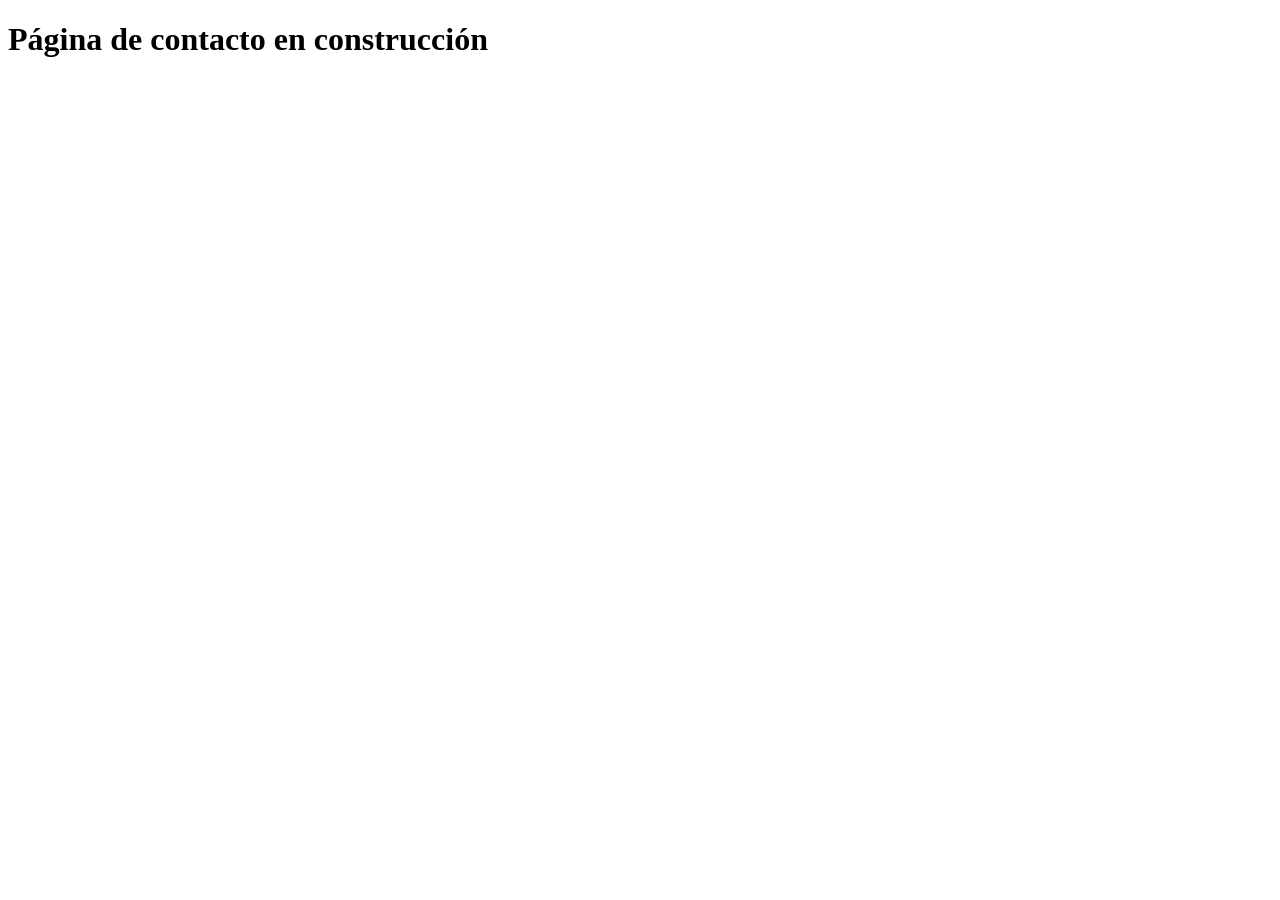
<file: pages/contact.html>
<!doctype html>
<html lang="es">
  <head>
    <meta charset="UTF-8" />
    <meta name="viewport" content="width=device-width, initial-scale=1.0" />
    <title>Document</title>
  </head>
  <body>
    <h1>Página de contacto en construcción</h1>
  </body>
</html>
</file>
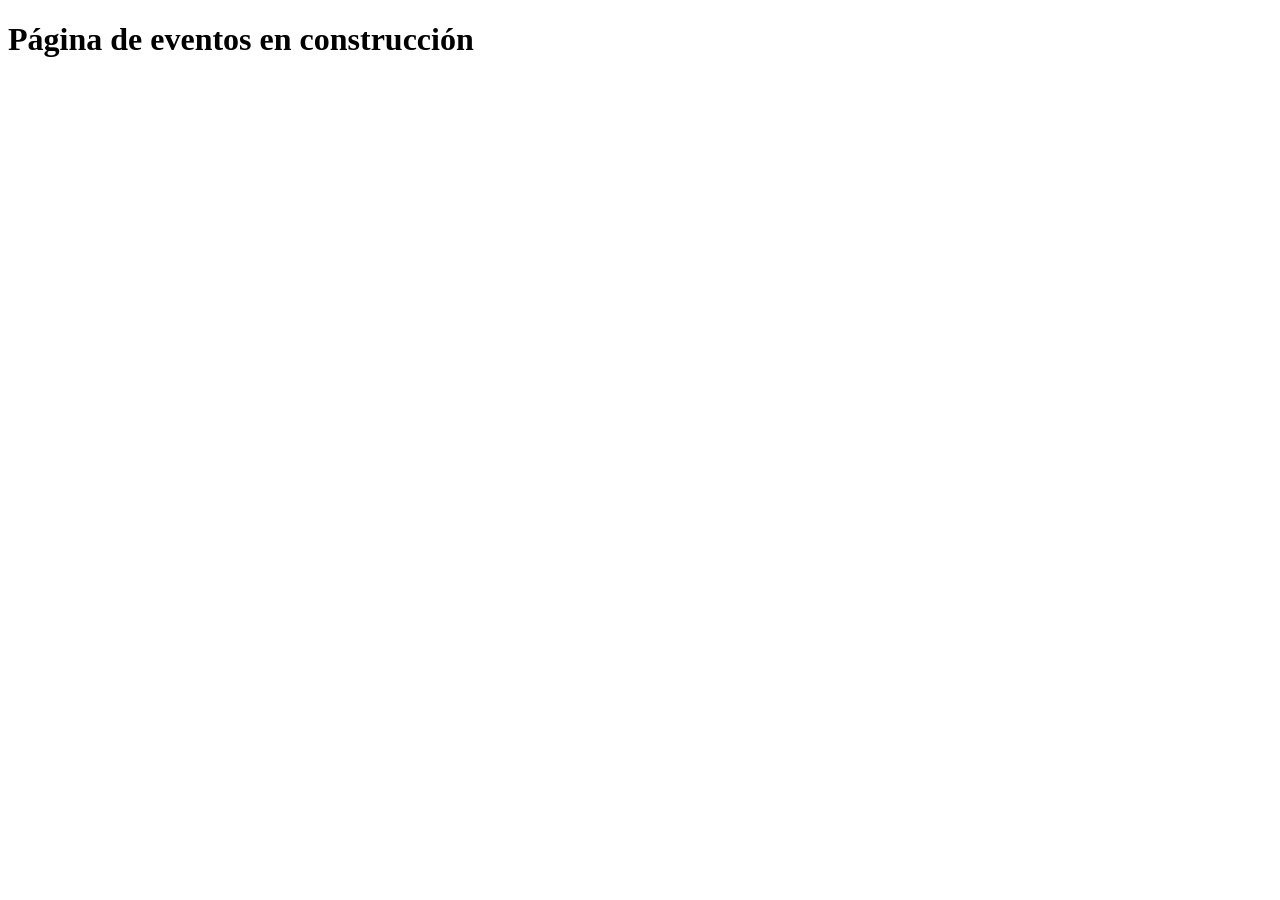
<file: pages/events.html>
<!doctype html>
<html lang="es">
  <head>
    <meta charset="UTF-8" />
    <meta name="viewport" content="width=device-width, initial-scale=1.0" />
    <title>Document</title>
  </head>
  <body>
    <h1>Página de eventos en construcción</h1>
  </body>
</html>
</file>
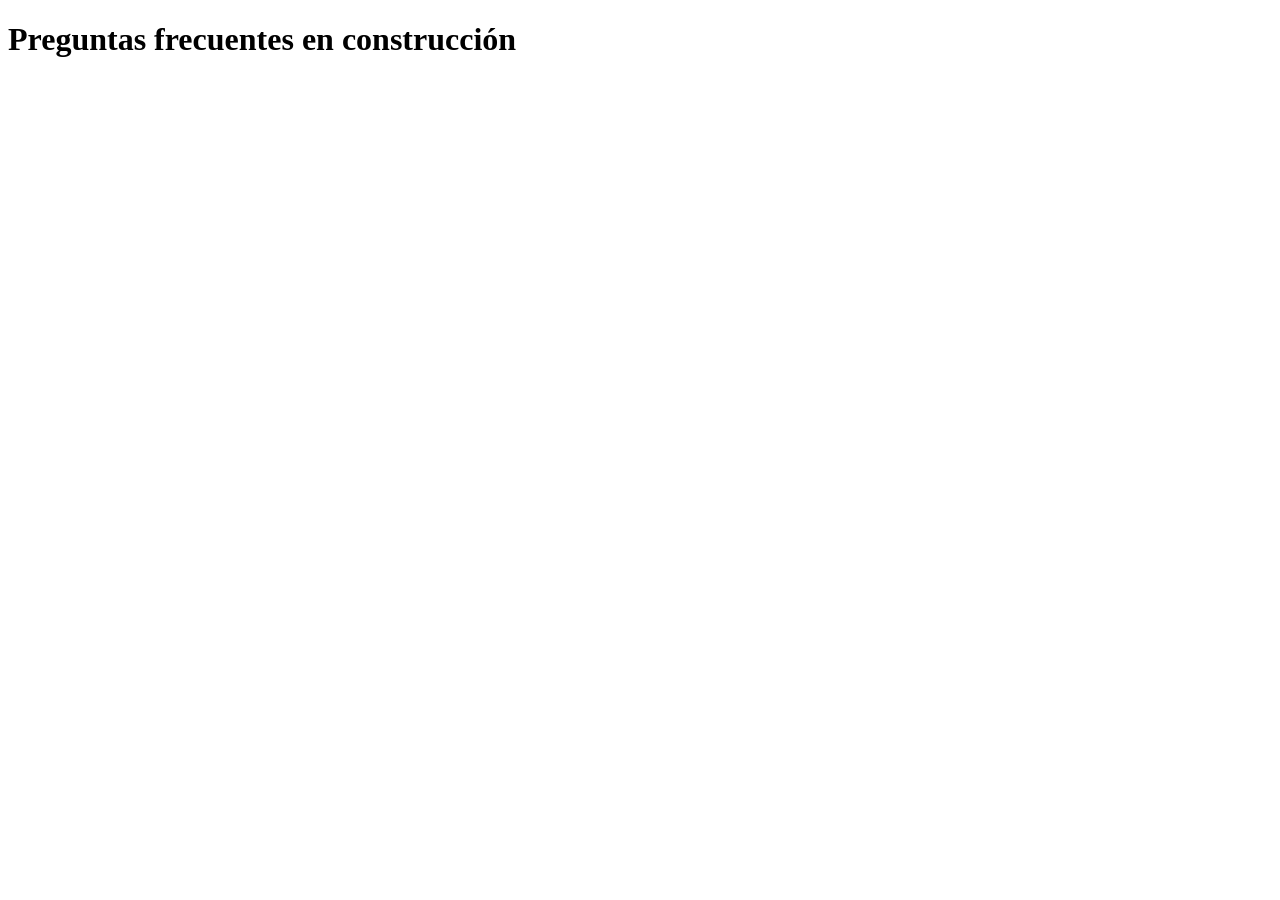
<file: pages/faqs.html>
<!doctype html>
<html lang="es">
  <head>
    <meta charset="UTF-8" />
    <meta name="viewport" content="width=device-width, initial-scale=1.0" />
    <title>Document</title>
  </head>
  <body>
    <h1>Preguntas frecuentes en construcción</h1>
  </body>
</html>
</file>
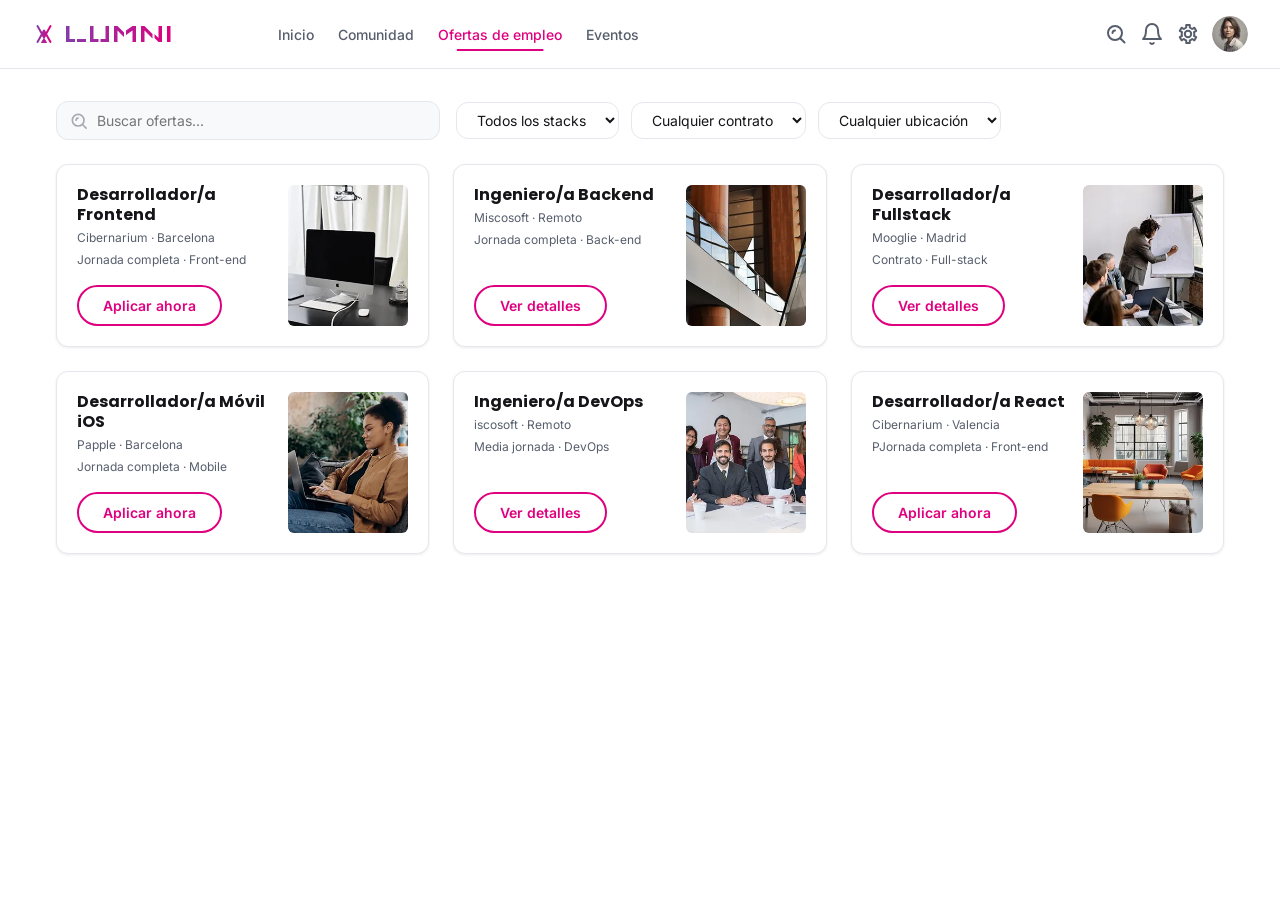
<file: pages/jobs.html>
<!doctype html>
<html lang="es">
  <head>
    <meta charset="UTF-8" />
    <meta name="viewport" content="width=device-width, initial-scale=1.0" />
    <title>Ofertas de Empleo | ITAlumni</title>
    <meta
      name="description"
      content="Explora oportunidades laborales adaptadas a perfiles tecnológicos junior y conecta con empresas del sector." />

    <meta name="robots" content="index, follow" />
    <meta name="theme-color" content="#DF007F" />

    <link
      rel="icon"
      href="../src/assets/icons/favicon-color.svg"
      type="image/svg+xml" />

    <link rel="preconnect" href="https://fonts.googleapis.com" />
    <link rel="preconnect" href="https://fonts.gstatic.com" crossorigin />
    <link
      href="https://fonts.googleapis.com/css2?family=Inter:ital,wght@0,400;0,500;0,600;1,400&family=Poppins:wght@500;600;700&display=swap"
      rel="stylesheet" />

    <!-- Hojas de estilo en orden de cascada (Mobile First) -->
    <link rel="stylesheet" href="../src/styles/tokens.css" />
    <link rel="stylesheet" href="../src/styles/base.css" />
    <link rel="stylesheet" href="../src/styles/layout.css" />
    <link rel="stylesheet" href="../src/styles/components.css" />
  </head>

  <body class="jobs-page">
    <!-- criterios de accessibilidad WCAG 2.2 navegación teclado -->
    <a class="skip-link" href="#main-content">Saltar al contenido principal</a>
    <!-- HEADER PARA USUARIOS LOGUEADOS -->
    <header class="site-header site-header--authenticated">
      <!-- Botón Volver (Solo visible en móvil) -->
      <a
        href="../index.html"
        class="site-header__back-btn"
        aria-label="Volver al inicio">
        &#8592;
      </a>

      <!-- Logo (Se oculta en móvil, se ve en escritorio) -->
      <a
        class="site-header__brand"
        href="../index.html"
        aria-label="IT Alumni - Inicio">
        <img
          class="site-header__logo-mark"
          src="../src/assets/icons/x-logo-icon-color.svg"
          alt=""
          aria-hidden="true"
          width="24"
          height="24" />
        <img
          class="site-header__logo-text"
          src="../src/assets/icons/logo-icon-color.svg"
          alt=""
          aria-hidden="true"
          width="112"
          height="24" />
      </a>

      <!-- Título para móvil (Oculto en escritorio) -->
      <span class="site-header__title-mobile">Ofertas de empleo</span>

      <nav class="site-nav" aria-label="Navegación principal">
        <ul class="site-nav__list">
          <li class="site-nav__item">
            <a class="site-nav__link" href="../index.html">Inicio</a>
          </li>
          <li class="site-nav__item">
            <a class="site-nav__link" href="./networking.html">Comunidad</a>
          </li>
          <li class="site-nav__item">
            <a
              class="site-nav__link site-nav__link--active"
              href="./jobs.html"
              aria-current="page"
              >Ofertas de empleo
            </a>
          </li>
          <li class="site-nav__item">
            <a class="site-nav__link" href="./events.html">Eventos</a>
          </li>
        </ul>

        <div class="site-header__user-actions">
          <button
            type="button"
            class="site-header__icon-btn hide-on-mobile"
            aria-label="Buscar">
            <img
              src="../src/assets/icons/search-icon.svg"
              alt=""
              aria-hidden="true"
              width="24"
              height="24" />
          </button>

          <button
            type="button"
            class="site-header__icon-btn hide-on-mobile"
            aria-label="Notificaciones">
            <img
              src="../src/assets/icons/bell-icon.svg"
              alt=""
              aria-hidden="true"
              width="24"
              height="24" />
          </button>

          <button
            type="button"
            class="site-header__icon-btn hide-on-mobile"
            aria-label="Ajustes de cuenta">
            <img
              src="../src/assets/icons/settings-icon.svg"
              alt=""
              aria-hidden="true"
              width="24"
              height="24" />
          </button>

          <button
            type="button"
            class="site-header__icon-btn show-on-mobile"
            aria-label="Estadísticas">
            <img
              src="../src/assets/icons/barchart-icon.svg"
              alt=""
              aria-hidden="true"
              width="24"
              height="24" />
          </button>

          <a
            href="./profile.html"
            class="site-header__avatar-link"
            aria-label="Mi perfil">
            <img
              class="site-header__avatar"
              src="../src/img/00_img_jobPortalSection.webp"
              alt="Foto de perfil del usuario"
              width="32"
              height="32"
              loading="lazy" />
          </a>
        </div>
      </nav>
    </header>

    <main id="main-content" class="site-main">
      <section class="jobs" aria-labelledby="jobs-title">
        <!-- TÍTULO ACCESIBLE (Oculto visualmente si el diseño no lo muestra, pero necesario para lectores de pantalla) -->
        <h1 id="jobs-title" class="visually-hidden">Bolsa de trabajo</h1>

        <!-- BARRA SUPERIOR: BÚSQUEDA Y FILTROS -->
        <form
          class="jobs-filters"
          id="jobs-filters-form"
          role="search"
          aria-label="Buscar ofertas de empleo">
          <div class="jobs-filters__group jobs-filters__group--search">
            <label for="search-jobs" class="jobs-filters__label visually-hidden">
              Buscar ofertas
            </label>
            <div class="search-bar__wrapper">
              <img
                class="search-bar__icon"
                src="../src/assets/icons/search-icon.svg"
                alt=""
                aria-hidden="true"
                width="20"
                height="20" />
              <input
                type="search"
                id="search-jobs"
                name="q"
                class="search-bar__input"
                placeholder="Buscar ofertas..." />
            </div>
          </div>

          <div class="jobs-filters__selects">
            <div class="jobs-filters__group">
              <label for="filter-stack" class="jobs-filters__label visually-hidden">
                Stack tecnológico
              </label>
              <select id="filter-stack" name="stack" class="jobs-filters__select">
                <option value="">Todos los stacks</option>
                <option value="Front-end">Front-end</option>
                <option value="Back-end">Back-end</option>
                <option value="Full-stack">Full-stack</option>
                <option value="Mobile">Mobile</option>
                <option value="DevOps">DevOps</option>
                <option value="Tester">Tester</option>
              </select>
            </div>

            <div class="jobs-filters__group">
              <label
                for="filter-contract"
                class="jobs-filters__label visually-hidden">
                Tipo de contrato
              </label>
              <select
                id="filter-contract"
                name="contractType"
                class="jobs-filters__select">
                <option value="">Cualquier contrato</option>
                <option value="Full-time">Jornada completa</option>
                <option value="Part-time">Media jornada</option>
                <option value="Contract">Contrato</option>
              </select>
            </div>

            <div class="jobs-filters__group">
              <label
                for="filter-location"
                class="jobs-filters__label visually-hidden">
                Ubicación
              </label>
              <select
                id="filter-location"
                name="location"
                class="jobs-filters__select">
                <option value="">Cualquier ubicación</option>
                <option value="Barcelona">Barcelona</option>
                <option value="Madrid">Madrid</option>
                <option value="Valencia">Valencia</option>
                <option value="Remote">Remoto</option>
              </select>
            </div>
          </div>
        </form>

        <!-- GRID DE OFERTAS -->
        <h2 class="visually-hidden">Listado de ofertas disponibles</h2>
        <div class="jobs__grid" id="jobs-results">
          <!-- Oferta 1 -->
          <article class="job-card">
            <div class="job-card__body">
              <div class="job-card__content">
                <h3 class="job-card__title">Desarrollador/a Frontend</h3>
                <p class="job-card__company">Cibernarium · Barcelona</p>
                <p class="job-card__meta">Jornada completa · Front-end</p>
              </div>
              <div class="job-card__actions">
                <a href="#" class="btn btn--outline job-card__btn">Aplicar ahora</a>
              </div>
            </div>
            <figure class="job-card__media">
              <img
                class="job-card__image"
                src="../src/img/01_img_jobPortalSection.webp"
                alt="Imagen de la oferta de Desarrollador Frontend"
                width="300"
                height="200"
                loading="lazy" />
            </figure>
          </article>

          <!-- Oferta 2 -->
          <article class="job-card">
            <div class="job-card__body">
              <div class="job-card__content">
                <h3 class="job-card__title">Ingeniero/a Backend</h3>
                <p class="job-card__company">Miscosoft · Remoto</p>
                <p class="job-card__meta">Jornada completa · Back-end</p>
              </div>
              <div class="job-card__actions">
                <a href="#" class="btn btn--outline job-card__btn">Ver detalles</a>
              </div>
            </div>
            <figure class="job-card__media">
              <img
                class="job-card__image"
                src="../src/img/02_img_jobPortalSection.webp"
                alt="Imagen de la oferta de Ingeniero Backend"
                width="300"
                height="200"
                loading="lazy" />
            </figure>
          </article>

          <!-- Oferta 3 -->
          <article class="job-card">
            <div class="job-card__body">
              <div class="job-card__content">
                <h3 class="job-card__title">Desarrollador/a Fullstack</h3>
                <p class="job-card__company">Mooglie · Madrid</p>
                <p class="job-card__meta">Contrato · Full-stack</p>
              </div>
              <div class="job-card__actions">
                <a href="#" class="btn btn--outline job-card__btn">Ver detalles</a>
              </div>
            </div>
            <figure class="job-card__media">
              <img
                class="job-card__image"
                src="../src/img/03_img_jobPortalSection.webp"
                alt="Imagen de la oferta de Desarrollador Fullstack"
                width="300"
                height="200"
                loading="lazy" />
            </figure>
          </article>

          <!-- Oferta 4 -->
          <article class="job-card">
            <div class="job-card__body">
              <div class="job-card__content">
                <h3 class="job-card__title">Desarrollador/a Móvil iOS</h3>
                <p class="job-card__company">Papple · Barcelona</p>
                <p class="job-card__meta">Jornada completa · Mobile</p>
              </div>
              <div class="job-card__actions">
                <a href="#" class="btn btn--outline job-card__btn">Aplicar ahora</a>
              </div>
            </div>
            <figure class="job-card__media">
              <img
                class="job-card__image"
                src="../src/img/04_img_jobPortalSection.webp"
                alt="Imagen de la oferta de Desarrollador Móvil iOS"
                width="300"
                height="200"
                loading="lazy" />
            </figure>
          </article>

          <!-- Oferta 5 -->
          <article class="job-card">
            <div class="job-card__body">
              <div class="job-card__content">
                <h3 class="job-card__title">Ingeniero/a DevOps</h3>
                <p class="job-card__company">iscosoft · Remoto</p>
                <p class="job-card__meta">Media jornada · DevOps</p>
              </div>
              <div class="job-card__actions">
                <a href="#" class="btn btn--outline job-card__btn">Ver detalles</a>
              </div>
            </div>
            <figure class="job-card__media">
              <img
                class="job-card__image"
                src="../src/img/05_img_jobPortalSection.webp"
                alt="Imagen de la oferta de Ingeniero DevOps"
                width="300"
                height="200"
                loading="lazy" />
            </figure>
          </article>

          <!-- Oferta 6 -->
          <article class="job-card">
            <div class="job-card__body">
              <div class="job-card__content">
                <h3 class="job-card__title">Desarrollador/a React</h3>
                <p class="job-card__company">Cibernarium · Valencia</p>
                <p class="job-card__meta">PJornada completa · Front-end</p>
              </div>
              <div class="job-card__actions">
                <a href="#" class="btn btn--outline job-card__btn">Aplicar ahora</a>
              </div>
            </div>
            <figure class="job-card__media">
              <img
                class="job-card__image"
                src="../src/img/06_img_jobPortalSection.webp"
                alt="Imagen de la oferta de Desarrollador React"
                width="300"
                height="200"
                loading="lazy" />
            </figure>
          </article>
        </div>

        <!-- Estado vacío para cuando el filtro en JS no devuelva resultados -->
        <div class="jobs__empty-state" id="jobs-empty-state" hidden>
          <p>No se han encontrado ofertas con esos criterios de búsqueda.</p>
          <button type="button" class="btn btn--primary" id="clear-jobs-filters-btn">
            Limpiar filtros
          </button>
        </div>
      </section>
    </main>

    <!-- BARRA DE NAVEGACIÓN INFERIOR (Solo visible en móvil) -->
    <nav class="mobile-nav" aria-label="Navegación móvil">
      <a href="../index.html" class="mobile-nav__item">
        <img
          src="../src/assets/icons/home-icon.svg"
          alt=""
          aria-hidden="true"
          width="24"
          height="24" />
        <span>Inicio</span>
      </a>
      <a href="./networking.html" class="mobile-nav__item">
        <img
          src="../src/assets/icons/Network-icon.svg"
          alt=""
          aria-hidden="true"
          width="24"
          height="24" />
        <span>Comunidad</span>
      </a>
      <a
        href="./jobs.html"
        class="mobile-nav__item mobile-nav__item--active"
        aria-current="page">
        <img
          src="../src/assets/icons/jobportal-icon.svg"
          alt=""
          aria-hidden="true"
          width="24"
          height="24" />
        <span>Ofertas de empleo</span>
      </a>
      <a href="./events.html" class="mobile-nav__item">
        <img
          src="../src/assets/icons/events-icon.svg"
          alt=""
          aria-hidden="true"
          width="24"
          height="24" />
        <span>Eventos</span>
      </a>
      <a href="./profile.html" class="mobile-nav__item">
        <img
          src="../src/assets/icons/user-icon.svg"
          alt=""
          aria-hidden="true"
          width="24"
          height="24" />
        <span>Perfil</span>
      </a>
    </nav>
  </body>
</html>
</file>
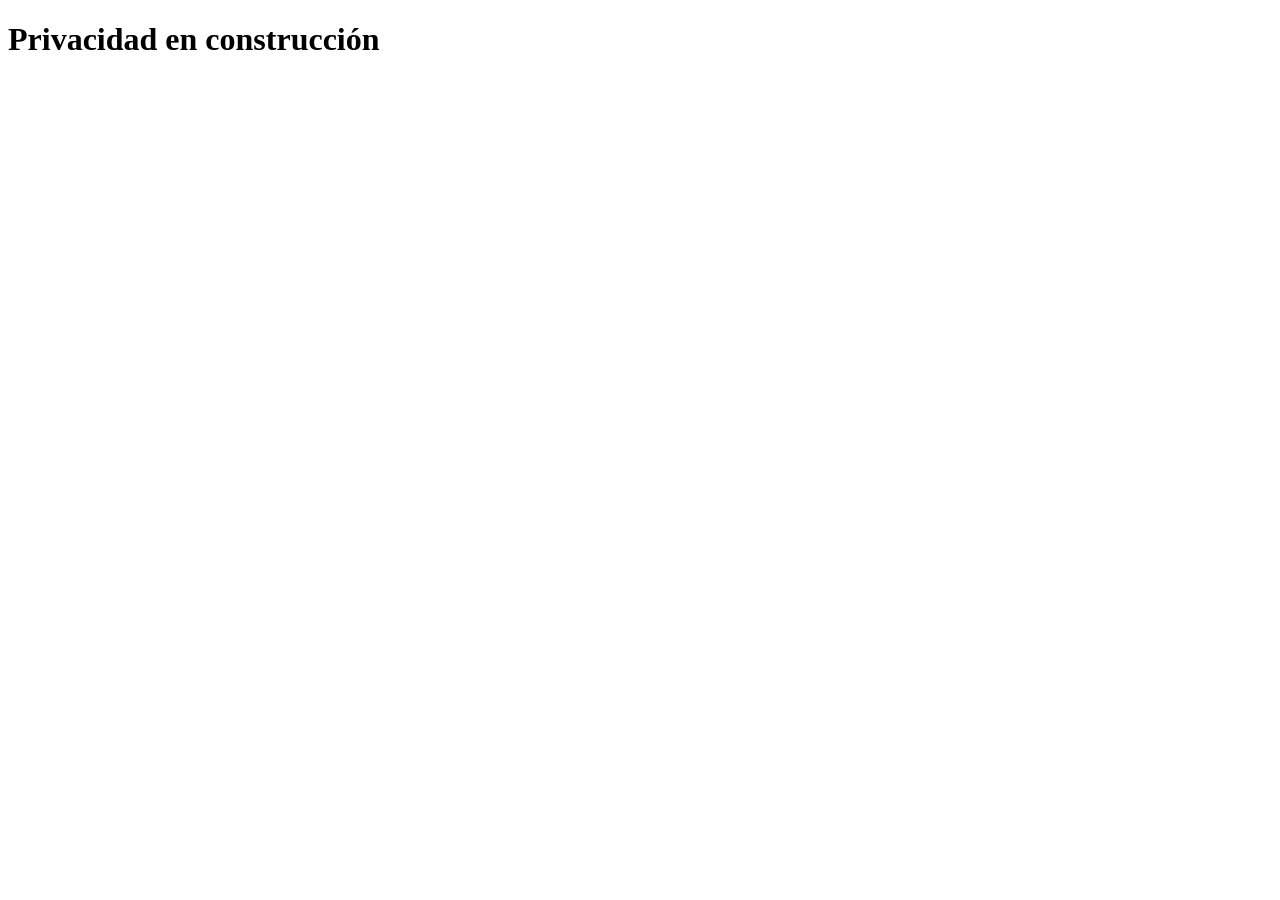
<file: pages/legal-privacy.html>
<!doctype html>
<html lang="es">
  <head>
    <meta charset="UTF-8" />
    <meta name="viewport" content="width=device-width, initial-scale=1.0" />
    <title>Document</title>
  </head>
  <body>
    <h1>Privacidad en construcción</h1>
  </body>
</html>
</file>
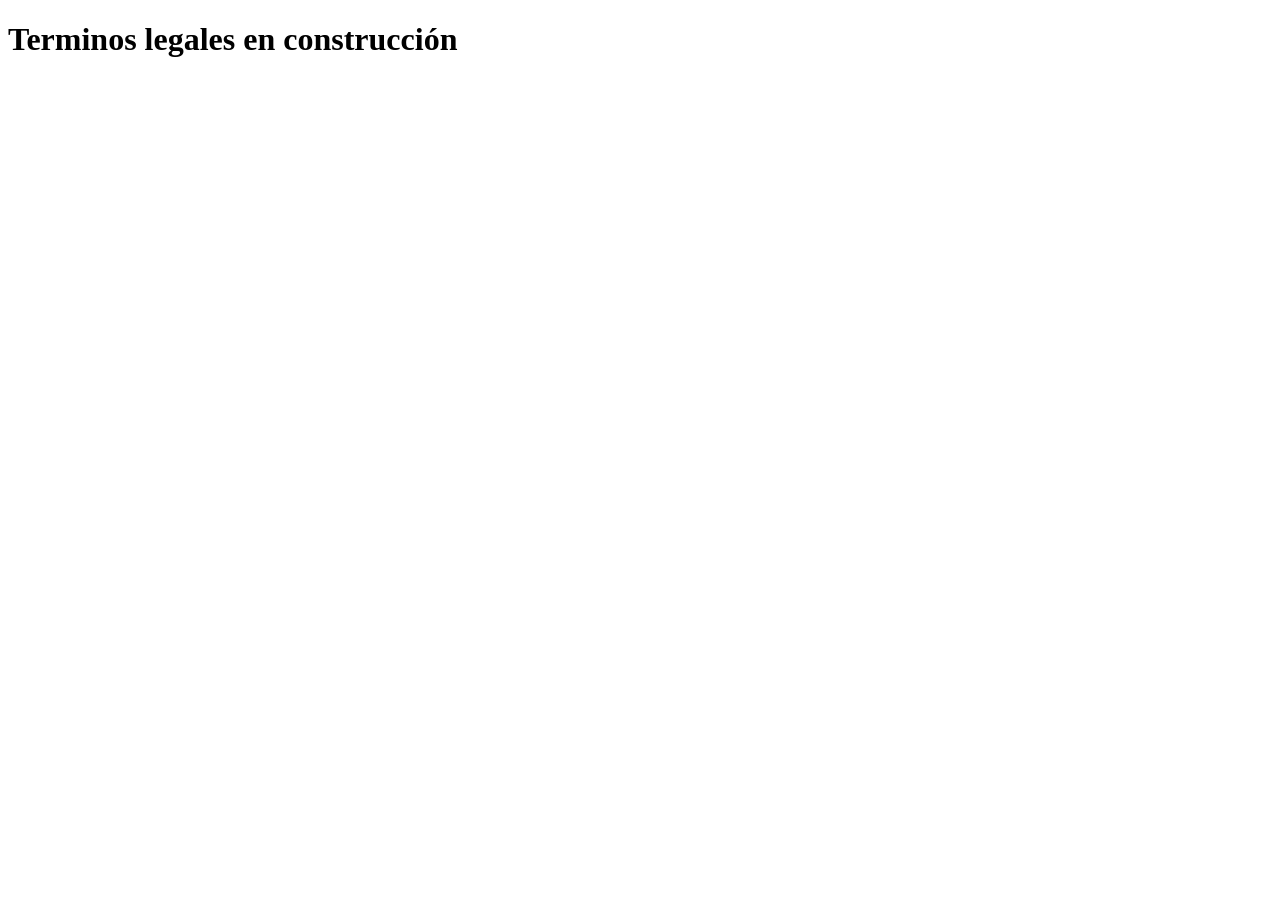
<file: pages/legal-terms.html>
<!doctype html>
<html lang="es">
  <head>
    <meta charset="UTF-8" />
    <meta name="viewport" content="width=device-width, initial-scale=1.0" />
    <title>Document</title>
  </head>
  <body>
    <h1>Terminos legales en construcción</h1>
  </body>
</html>
</file>
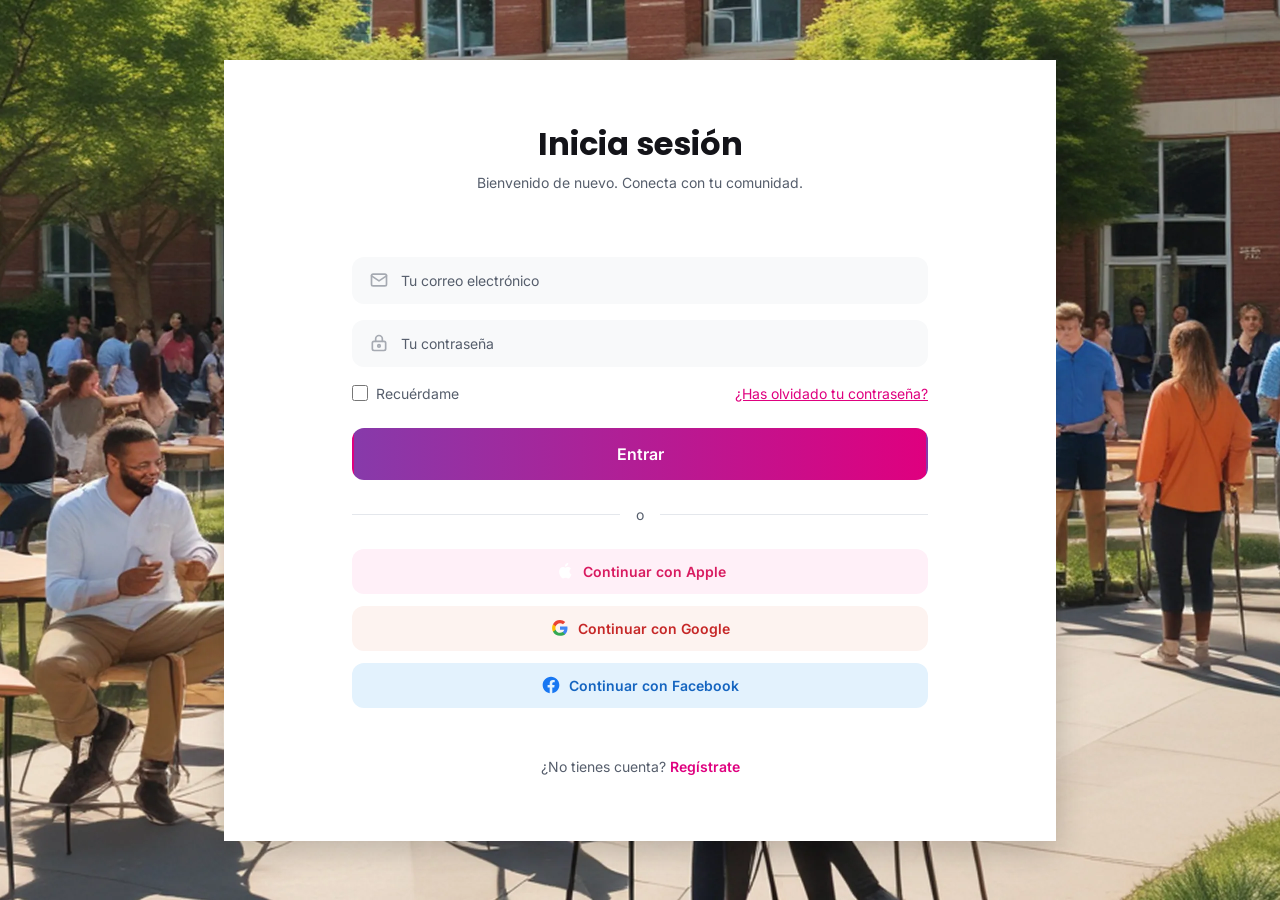
<file: pages/login.html>
<!doctype html>
<html lang="es">
  <head>
    <meta charset="UTF-8" />
    <meta name="viewport" content="width=device-width, initial-scale=1.0" />
    <title>Inicia sesión | ITAlumni</title>
    <meta
      name="description"
      content="Accede a tu cuenta de ITAlumni para conectar con la comunidad." />

    <meta name="robots" content="noindex, follow" />
    <meta name="theme-color" content="#DF007F" />

    <link
      rel="icon"
      href="../src/assets/icons/favicon-color.svg"
      type="image/svg+xml" />

    <link rel="preconnect" href="https://fonts.googleapis.com" />
    <link rel="preconnect" href="https://fonts.gstatic.com" crossorigin />
    <link
      href="https://fonts.googleapis.com/css2?family=Inter:ital,wght@0,400;0,500;0,600;1,400&family=Poppins:wght@500;600;700&display=swap"
      rel="stylesheet" />

    <!-- Hojas de estilo en orden de cascada (Mobile First) -->
    <link rel="stylesheet" href="../src/styles/tokens.css" />
    <link rel="stylesheet" href="../src/styles/base.css" />
    <link rel="stylesheet" href="../src/styles/layout.css" />
    <link rel="stylesheet" href="../src/styles/components.css" />
  </head>

  <body class="login-page">
    <!-- criterios de accessibilidad WCAG 2.2 navegación teclado -->
    <a class="skip-link" href="#main-content">Saltar al contenido principal</a>

    <main id="main-content" class="login-page__main">
      <section class="login" aria-labelledby="login-title">
        <!-- IMAGEN LATERAL (solo desktop) -->
        <figure class="login__media">
          <img
            class="login__media-image"
            src="../src/img/02_img_signupSectionLaptop.webp"
            alt=""
            aria-hidden="true"
            width="800"
            height="1200" />
          <figcaption class="visually-hidden">
            Comunidad de exalumnos de IT Academy
          </figcaption>
        </figure>

        <div class="login__panel">
          <header class="login__header">
            <h1 id="login-title" class="login__title">Inicia sesión</h1>
            <p class="login__subtitle">
              Bienvenido de nuevo. Conecta con tu comunidad.
            </p>
          </header>

          <form
            class="login-form"
            id="login-form"
            action="./home.html"
            method="post"
            novalidate>
            <!-- Campo: Email -->
            <div class="login-form__field">
              <label for="login-email" class="login-form__label visually-hidden">
                Correo electrónico
              </label>
              <div class="login-form__input-wrapper">
                <img
                  class="login-form__icon"
                  src="../src/assets/icons/email-icon.svg"
                  alt=""
                  aria-hidden="true"
                  width="20"
                  height="20" />
                <input
                  id="login-email"
                  class="login-form__input"
                  type="email"
                  name="email"
                  placeholder="Tu correo electrónico"
                  autocomplete="email"
                  required
                  aria-describedby="login-email-error" />
              </div>
              <p
                id="login-email-error"
                class="login-form__error"
                role="alert"
                hidden></p>
            </div>

            <!-- Campo: Contraseña -->
            <div class="login-form__field">
              <label for="login-password" class="login-form__label visually-hidden">
                Contraseña
              </label>
              <div class="login-form__input-wrapper">
                <img
                  class="login-form__icon"
                  src="../src/assets/icons/password-icon.svg"
                  alt=""
                  aria-hidden="true"
                  width="20"
                  height="20" />
                <input
                  id="login-password"
                  class="login-form__input"
                  type="password"
                  name="password"
                  placeholder="Tu contraseña"
                  autocomplete="current-password"
                  required
                  aria-describedby="login-password-error" />
              </div>
              <p
                id="login-password-error"
                class="login-form__error"
                role="alert"
                hidden></p>
            </div>

            <!-- Recordar contraseña / Olvidar contraseña -->
            <div class="login-form__actions">
              <label class="login-form__remember">
                <input
                  type="checkbox"
                  name="remember"
                  class="login-form__checkbox" />
                Recuérdame
              </label>
              <a href="#" class="login-form__forgot-link">
                ¿Has olvidado tu contraseña?
              </a>
            </div>

            <!-- Botón principal -->
            <a href="./home.html" class="btn btn--primary login-form__submit">
              Entrar
            </a>

            <!-- Separador "o" -->
            <div class="login-form__divider">
              <span class="login-form__divider-text">o</span>
            </div>

            <!-- Botones sociales (mismos que signup) -->
            <button
              type="button"
              class="login-form__social login-form__social--apple">
              <img
                class="login-form__social-icon"
                src="../src/assets/icons/apple-logo-color.svg"
                alt=""
                aria-hidden="true"
                width="20"
                height="20" />
              <span>Continuar con Apple</span>
            </button>

            <button
              type="button"
              class="login-form__social login-form__social--google">
              <img
                class="login-form__social-icon"
                src="../src/assets/icons/google-logo-color.svg"
                alt=""
                aria-hidden="true"
                width="20"
                height="20" />
              <span>Continuar con Google</span>
            </button>

            <button
              type="button"
              class="login-form__social login-form__social--facebook">
              <img
                class="login-form__social-icon"
                src="../src/assets/icons/facebook-logo-color.svg"
                alt=""
                aria-hidden="true"
                width="20"
                height="20" />
              <span>Continuar con Facebook</span>
            </button>

            <!-- Link a registro -->
            <p class="login-form__signup-prompt">
              ¿No tienes cuenta?
              <a href="./signup.html" class="login-form__link">Regístrate</a>
            </p>
          </form>

          <!-- Feedback global (para JS) -->
          <div class="login-form__feedback" role="status" aria-live="polite"></div>
        </div>
      </section>
    </main>
  </body>
</html>
</file>
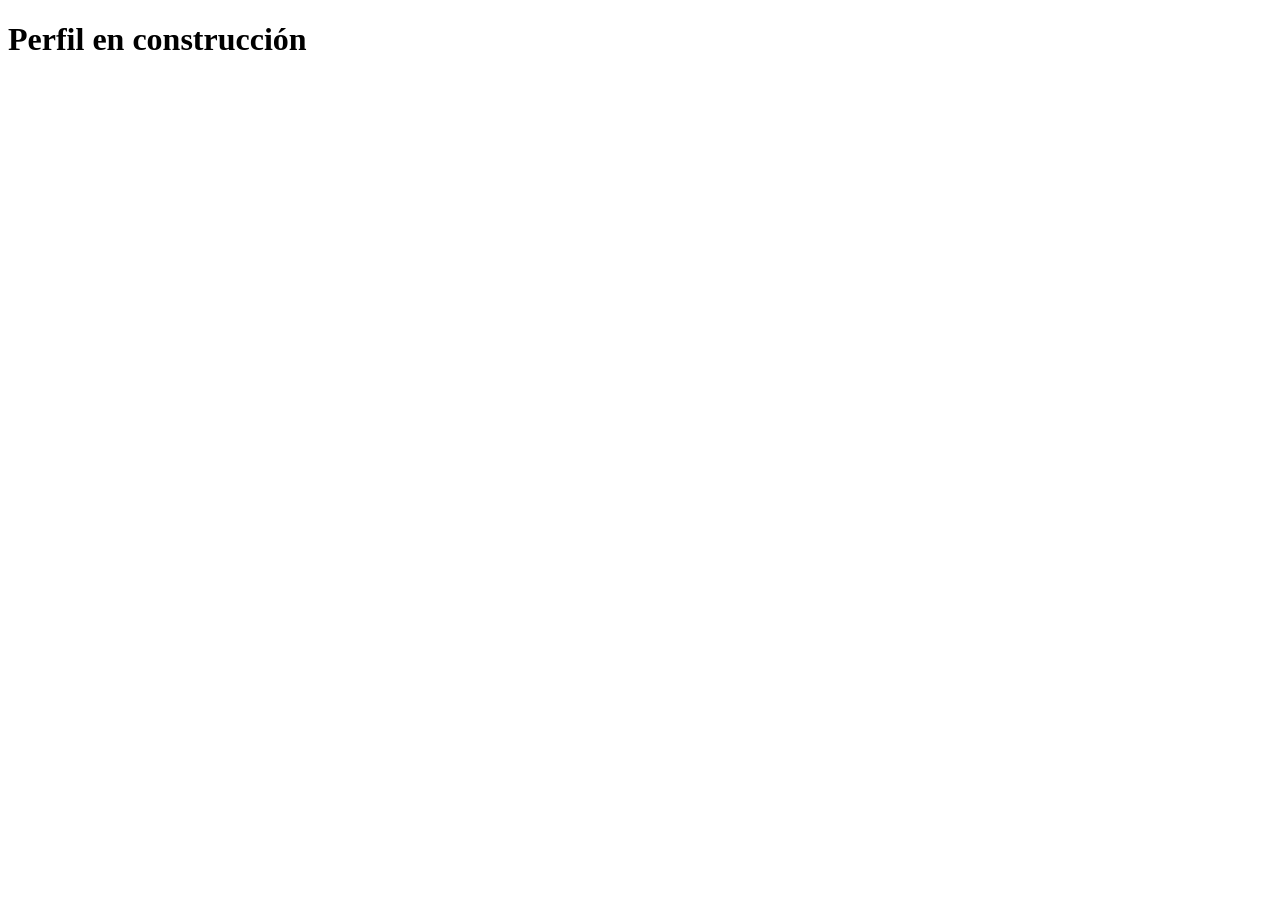
<file: pages/profile.html>
<!doctype html>
<html lang="es">
  <head>
    <meta charset="UTF-8" />
    <meta name="viewport" content="width=device-width, initial-scale=1.0" />
    <title>Document</title>
  </head>
  <body>
    <h1>Perfil en construcción</h1>
  </body>
</html>
</file>
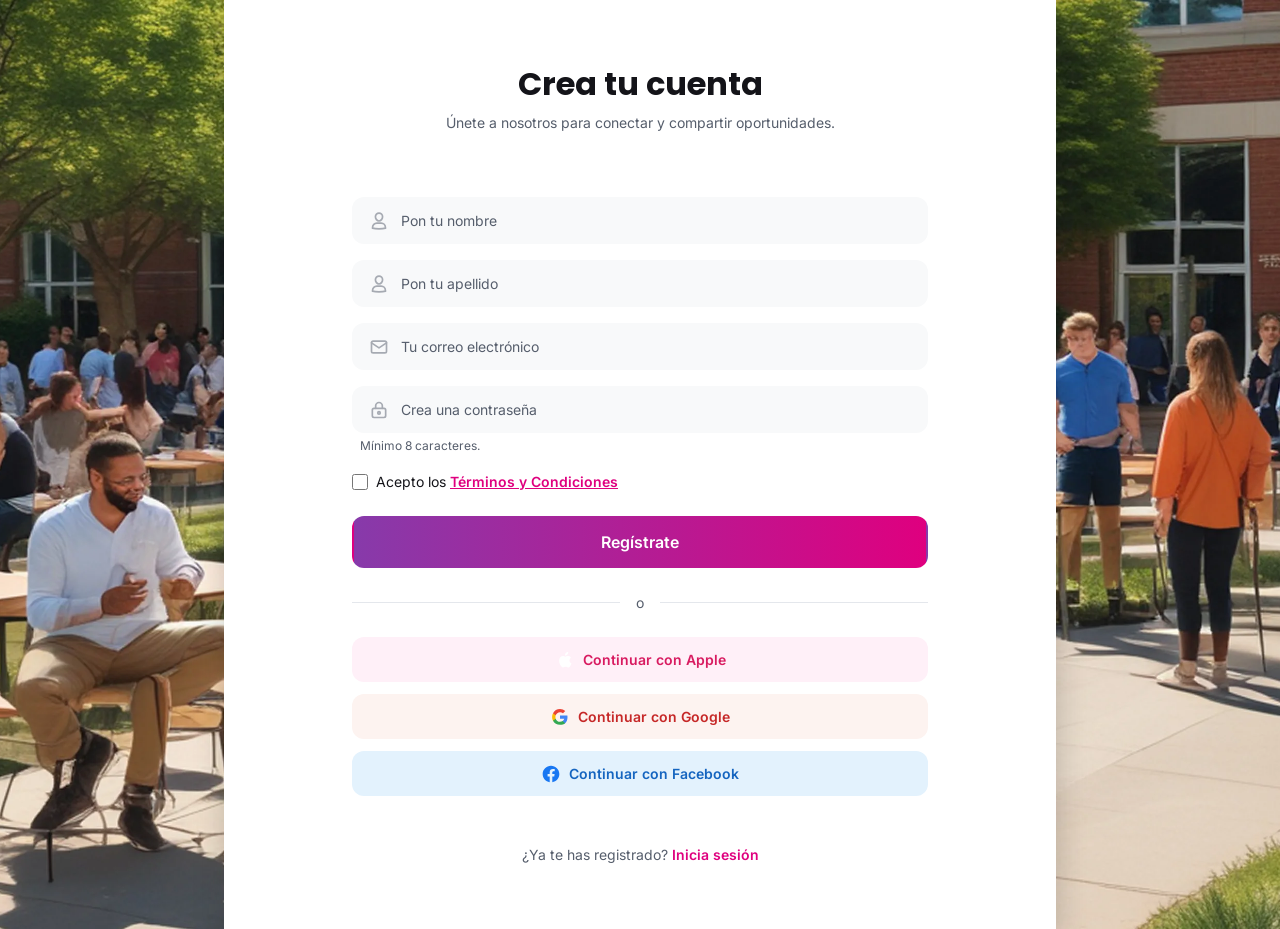
<file: pages/signup.html>
<!doctype html>
<html lang="es">
  <head>
    <meta charset="UTF-8" />
    <meta name="viewport" content="width=device-width, initial-scale=1.0" />
    <title>Crea tu cuenta | ITAlumni</title>
    <meta
      name="description"
      content="Únete a la comunidad de exalumnos de IT Academy y conecta con profesionales del sector digital." />

    <meta name="robots" content="noindex, follow" />
    <meta name="theme-color" content="#DF007F" />

    <link
      rel="icon"
      href="../src/assets/icons/favicon-color.svg"
      type="image/svg+xml" />

    <link rel="preconnect" href="https://fonts.googleapis.com" />
    <link rel="preconnect" href="https://fonts.gstatic.com" crossorigin />
    <link
      href="https://fonts.googleapis.com/css2?family=Inter:ital,wght@0,400;0,500;0,600;1,400&family=Poppins:wght@500;600;700&display=swap"
      rel="stylesheet" />

    <!-- Hojas de estilo en orden de cascada (Mobile First) -->
    <link rel="stylesheet" href="../src/styles/tokens.css" />
    <link rel="stylesheet" href="../src/styles/base.css" />
    <link rel="stylesheet" href="../src/styles/layout.css" />
    <link rel="stylesheet" href="../src/styles/components.css" />
  </head>

  <body class="signup-page">
    <!-- criterios de accessibilidad WCAG 2.2 navegación teclado -->
    <a class="skip-link" href="#main-content">Saltar al contenido principal</a>

    <main id="main-content" class="signup-page__main">
      <section class="signup" aria-labelledby="signup-title">
        <!-- IMAGEN LATERAL (solo desktop) -->
        <figure class="signup__media">
          <img
            class="signup__media-image"
            src="../src/img/02_img_signupSectionLaptop.webp"
            alt=""
            aria-hidden="true"
            width="800"
            height="1200" />
          <figcaption class="visually-hidden">
            Comunidad de exalumnos de IT Academy
          </figcaption>
        </figure>

        <!-- PANEL FORMULARIO -->
        <div class="signup__panel">
          <header class="signup__header">
            <h1 id="signup-title" class="signup__title">Crea tu cuenta</h1>
            <p class="signup__subtitle">
              Únete a nosotros para conectar y compartir oportunidades.
            </p>
          </header>

          <form
            class="signup-form"
            id="signup-form"
            action="./home.html"
            method="post"
            novalidate>
            <!-- Campo: Nombre -->
            <div class="signup-form__field">
              <label for="signup-name" class="signup-form__label visually-hidden">
                Nombre
              </label>
              <div class="signup-form__input-wrapper">
                <img
                  class="signup-form__icon"
                  src="../src/assets/icons/user-icon.svg"
                  alt=""
                  aria-hidden="true"
                  width="20"
                  height="20" />
                <input
                  id="signup-name"
                  class="signup-form__input"
                  type="text"
                  name="name"
                  placeholder="Pon tu nombre"
                  autocomplete="given-name"
                  minlength="2"
                  required
                  aria-describedby="signup-name-error" />
              </div>
              <p
                id="signup-name-error"
                class="signup-form__error"
                role="alert"
                hidden></p>
            </div>

            <!-- Campo: Apellido -->
            <div class="signup-form__field">
              <label for="signup-surname" class="signup-form__label visually-hidden">
                Apellido
              </label>
              <div class="signup-form__input-wrapper">
                <img
                  class="signup-form__icon"
                  src="../src/assets/icons/user-icon.svg"
                  alt=""
                  aria-hidden="true"
                  width="20"
                  height="20" />
                <input
                  id="signup-surname"
                  class="signup-form__input"
                  type="text"
                  name="surname"
                  placeholder="Pon tu apellido"
                  autocomplete="family-name"
                  minlength="2"
                  required
                  aria-describedby="signup-surname-error" />
              </div>
              <p
                id="signup-surname-error"
                class="signup-form__error"
                role="alert"
                hidden></p>
            </div>

            <!-- Campo: Email -->
            <div class="signup-form__field">
              <label for="signup-email" class="signup-form__label visually-hidden">
                Correo electrónico
              </label>
              <div class="signup-form__input-wrapper">
                <img
                  class="signup-form__icon"
                  src="../src/assets/icons/email-icon.svg"
                  alt=""
                  aria-hidden="true"
                  width="20"
                  height="20" />
                <input
                  id="signup-email"
                  class="signup-form__input"
                  type="email"
                  name="email"
                  placeholder="Tu correo electrónico"
                  autocomplete="email"
                  required
                  aria-describedby="signup-email-error" />
              </div>
              <p
                id="signup-email-error"
                class="signup-form__error"
                role="alert"
                hidden></p>
            </div>

            <!-- Campo: Contraseña -->
            <div class="signup-form__field">
              <label
                for="signup-password"
                class="signup-form__label visually-hidden">
                Contraseña
              </label>
              <div class="signup-form__input-wrapper">
                <img
                  class="signup-form__icon"
                  src="../src/assets/icons/password-icon.svg"
                  alt=""
                  aria-hidden="true"
                  width="20"
                  height="20" />
                <input
                  id="signup-password"
                  class="signup-form__input"
                  type="password"
                  name="password"
                  placeholder="Crea una contraseña"
                  autocomplete="new-password"
                  minlength="8"
                  required
                  aria-describedby="signup-password-hint signup-password-error" />
              </div>
              <p id="signup-password-hint" class="signup-form__hint">
                Mínimo 8 caracteres.
              </p>
              <p
                id="signup-password-error"
                class="signup-form__error"
                role="alert"
                hidden></p>
            </div>

            <!-- Términos y condiciones -->
            <div class="signup-form__terms">
              <input
                id="signup-terms"
                class="signup-form__checkbox"
                type="checkbox"
                name="terms"
                required
                aria-describedby="signup-terms-error" />
              <label for="signup-terms" class="signup-form__terms-label">
                Acepto los
                <a href="./legal-terms.html" class="signup-form__link"
                  >Términos y Condiciones</a
                >
              </label>
              <p
                id="signup-terms-error"
                class="signup-form__error"
                role="alert"
                hidden></p>
            </div>

            <!-- Botón principal -->
            <button type="submit" class="btn btn--primary signup-form__submit">
              Regístrate
            </button>

            <!-- Separador "o" -->
            <div class="signup-form__divider">
              <span class="signup-form__divider-text">o</span>
            </div>

            <!-- Botones sociales -->
            <button
              type="button"
              class="signup-form__social signup-form__social--apple">
              <img
                class="signup-form__social-icon"
                src="../src/assets/icons/apple-logo-color.svg"
                alt=""
                aria-hidden="true"
                width="20"
                height="20" />
              <span>Continuar con Apple</span>
            </button>

            <button
              type="button"
              class="signup-form__social signup-form__social--google">
              <img
                class="signup-form__social-icon"
                src="../src/assets/icons/google-logo-color.svg"
                alt=""
                aria-hidden="true"
                width="20"
                height="20" />
              <span>Continuar con Google</span>
            </button>

            <button
              type="button"
              class="signup-form__social signup-form__social--facebook">
              <img
                class="signup-form__social-icon"
                src="../src/assets/icons/facebook-logo-color.svg"
                alt=""
                aria-hidden="true"
                width="20"
                height="20" />
              <span>Continuar con Facebook</span>
            </button>

            <!-- Link a login -->
            <p class="signup-form__login-prompt">
              ¿Ya te has registrado?
              <a href="./login.html" class="signup-form__link">Inicia sesión</a>
            </p>
          </form>

          <!-- Feedback global del formulario (para JS) -->
          <div class="signup-form__feedback" role="status" aria-live="polite"></div>
        </div>
      </section>
    </main>
  </body>
</html>
</file>
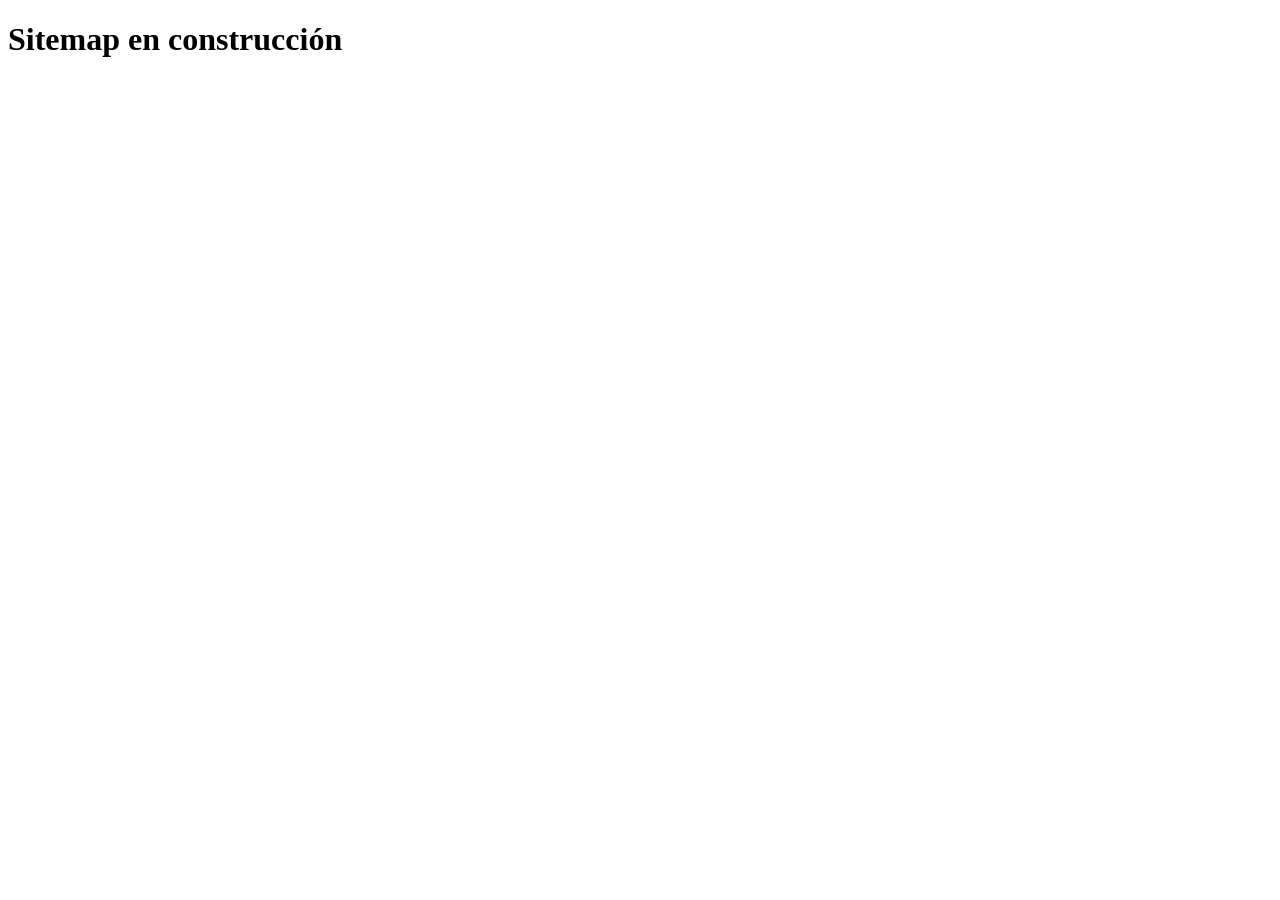
<file: pages/sitemap.html>
<!doctype html>
<html lang="es">
  <head>
    <meta charset="UTF-8" />
    <meta name="viewport" content="width=device-width, initial-scale=1.0" />
    <title>Document</title>
  </head>
  <body>
    <h1>Sitemap en construcción</h1>
  </body>
</html>
</file>
<file: src/styles/tokens.css>
/* ==========================================
   ESCALA DE ESPACIADOS (Referencia útil)
   8px  -> 0.5rem   |  32px -> 2rem
   12px -> 0.75rem  |  36px -> 2.25rem
   16px -> 1rem     |  40px -> 2.5rem
   20px -> 1.25rem  |  48px -> 3rem
   24px -> 1.5rem   |  56px -> 3.5rem
   28px -> 1.75rem  |  64px -> 4rem
   ========================================== */

/* ==========================================
   1. CUSTOM PROPERTIES (Mobile First)
   ========================================== */
:root {
  /* --- 1. Paleta Bruta (Referencias exactas del proyecto ITAlumni) --- */
  --palette-magenta-600: #df007f; /* Color principal de marca / CTA */
  --palette-magenta-700: #b80068; /* Estado hover/active del color principal */
  --palette-purple-700: #873aaa; /* Inicio del degradado de marca */
  --palette-star-gold: #f5c33b; /* Valoraciones de estrellas */
  --palette-white: #ffffff; /* Fondo blanco general */
  --palette-surface: #f8f9fa; /* Superficies suaves / tarjetas */
  --palette-dark-900: #18141c; /* Fondo oscuro del footer en escritorio */
  --palette-gray-900: #141419; /* Texto principal de alto contraste */
  --palette-gray-600: #565e6c; /* Texto secundario / iconos neutros */
  --palette-gray-300: #d0d5dd; /* Texto atenuado sobre fondo oscuro */
  --palette-gray-200: #e4e7ec; /* Bordes de inputs, tarjetas y separadores */

  /* --- 2. Tokens Semánticos (Los que usamos en el CSS) --- */
  --color-primary: var(--palette-magenta-600);
  --color-primary-hover: var(--palette-magenta-700);
  --color-brand-gradient: linear-gradient(
    90deg,
    var(--palette-purple-700) 0%,
    var(--palette-magenta-600) 100%
  );
  --color-bg-body: var(--palette-white);
  --color-bg-surface: var(--palette-surface);
  --color-bg-footer: var(--palette-dark-900);
  --color-text-main: var(--palette-gray-900);
  --color-text-muted: var(--palette-gray-600);
  --color-text-inverse: var(--palette-white);
  --color-text-footer-muted: var(--palette-gray-300);
  --color-border: var(--palette-gray-200);
  --color-rating: var(--palette-star-gold);

  /* --- 3. Tipografías y pesos (Inter y Poppins según guía de estilos) --- */
  --font-primary:
    "Inter", system-ui, -apple-system, BlinkMacSystemFont, "Segoe UI", Roboto,
    sans-serif;
  --font-display:
    "Poppins", "Inter", system-ui, -apple-system, BlinkMacSystemFont, "Segoe UI",
    Roboto, sans-serif;
  --weight-regular: 400;
  --weight-medium: 500;
  --weight-semibold: 600;
  --weight-bold: 700;

  /* --- 4. Escala Tipográfica --- */
  --text-xs: 0.75rem;
  --text-sm: 0.875rem;
  --text-base: 1rem;
  --text-lg: 1.125rem;
  --text-xl: 1.25rem;
  --text-2xl: 1.5rem;
  --text-3xl: 2rem;
  --text-4xl: 2.5rem;
  --text-5xl: 3.25rem;

  /* --- 5. Contenedores, bordes y espaciados generales --- */
  --container-max-width: 1200px;
  --container-padding: 1rem; /* 16px en mobile-first */
  --section-gap-mobile: 3rem; /* 48px */
  --section-gap-desktop: 4.5rem; /* 72px */
  --radius-sm: 0.375rem; /* 6px */
  --radius-md: 0.75rem; /* 12px */
  --radius-lg: 1rem; /* 16px */
  --radius-pill: 9999px;

  /* --- 6. Escala de Espaciados --- */
  --space-1: 0.25rem;
  --space-2: 0.5rem;
  --space-3: 0.75rem;
  --space-4: 1rem;
  --space-5: 1.25rem;
  --space-6: 1.5rem;
  --space-8: 2rem;
  --space-10: 2.5rem;
  --space-12: 3rem;
  --space-16: 4rem;
  --space-20: 8rem;

  /* --- 7. Sombras --- */
  --shadow-sm: 0 1px 3px rgba(0, 0, 0, 0.08);
  --shadow-md: 0 4px 12px rgba(0, 0, 0, 0.05);

  /* --- 8. Breakpoints de referencia (Mobile First) --- */
  --breakpoint-tablet: 48rem; /* 768px */
  --breakpoint-desktop: 64rem; /* 1024px */
}
</file>
<file: src/styles/base.css>
/* ==========================================
   ESTILOS BASE Y ACCESIBILIDAD (Mobile First)
   ========================================== */

/* 1. Reseteo global del modelo de caja (Box-sizing) */
*,
*::before,
*::after {
  box-sizing: border-box;
  margin: 0;
  padding: 0;
}

/* 2. DEstilos base del documento  */
html {
  font-size: 100%;
  scroll-behavior: smooth;
}

body {
  font-family: var(--font-primary);
  font-size: 1rem;
  font-weight: var(--weight-regular);
  line-height: 1.5;
  color: var(--color-text-main);
  background-color: var(--color-bg-body);
  -webkit-font-smoothing: antialiased;
}

/* 3. Jerarquía tipográfica básica */
h1,
h2,
h3,
h4,
h5,
h6 {
  font-family: var(--font-display);
  line-height: 1.25;
  color: inherit;
}

/* 4. Elementos multimedia, listas y enlaces */
img,
svg {
  display: block;
  max-width: 100%;
}

img {
  height: auto;
}

ul,
ol {
  list-style: none;
}

a {
  color: inherit;
  text-decoration: none;
}

/* Heredar tipografía en elementos interactivos de formulario */
button,
input,
select,
textarea {
  font: inherit;
  color: inherit;
}

button {
  cursor: pointer;
  background: none;
  border: none;
}

/* 5. Accesibilidad: foco visible con teclado y salto al contenido */
:focus-visible {
  outline: 3px solid var(--color-primary);
  outline-offset: 2px;
}

.skip-link {
  position: fixed;
  top: 0.5rem;
  left: 0.5rem;
  z-index: 1000;
  padding: 0.5rem 1rem;
  font-weight: var(--weight-medium);
  color: var(--color-text-inverse);
  background-color: var(--color-bg-footer);
  border-radius: var(--radius-sm);
  transform: translateY(-200%);
}

.skip-link:focus {
  transform: translateY(0);
}

/* Ocultar visualmente manteniendo disponible para lectores de pantalla */
.visually-hidden {
  position: absolute;
  width: 1px;
  height: 1px;
  padding: 0;
  margin: -1px;
  overflow: hidden;
  clip-path: inset(50%);
  white-space: nowrap;
  border: 0;
}

/* Respetar preferencia de movimiento reducido */
@media (prefers-reduced-motion: reduce) {
  html {
    scroll-behavior: auto;
  }

  .skip-link {
    transition: none;
  }
}
</file>
<file: src/styles/layout.css>
/* ==========================================
   LAYOUT (Estructura y Arquitectura)
   ========================================== */

/* ==========================================
  1. CONTENEDORES GLOBALES
  ========================================== */
/* Centra el contenido y le da un margen lateral en móvil */
.site-main,
.site-footer__newsletter,
.site-footer__main,
.site-footer__bottom {
  width: 100%;
  max-width: var(--container-max-width);
  margin-inline: auto;
  padding-inline: var(--container-padding);
}

.site-header,
.site-footer {
  width: 100%;
  max-width: 100%;
  padding-inline: max(
    var(--container-padding),
    calc((100vw - var(--container-max-width)) / 2)
  );
}

/* ==========================================
  2. ESTRUCTURA DEL BODY
  ========================================== */
body {
  display: flex;
  flex-direction: column;
  min-height: 100vh;
}

.site-main {
  flex-grow: 1; /* Empuja el footer hacia abajo */
  padding-block: var(--space-8);
}

/* ==========================================
  3. SITE HEADER (Base Escritorio)
  ========================================== */
.site-header {
  display: flex;
  flex-wrap: wrap;
  align-items: center;
  justify-content: space-between;
  padding-block: var(--space-4);
  border-bottom: 1px solid var(--color-border);
  background-color: var(--color-bg-body);
}

.site-header__brand {
  display: flex;
  align-items: center;
  gap: var(--space-2);
}

/* Mobile: El menú de navegación baja a una segunda línea */
.site-nav {
  width: 100%;
  display: flex;
  flex-direction: column;
  gap: var(--space-4);
  margin-top: var(--space-4);
}

.site-nav__list {
  display: flex;
  flex-wrap: wrap;
  gap: var(--space-6);
}

.site-header__actions,
.site-header__user-actions {
  display: flex;
  align-items: center;
  gap: var(--space-3);
}

/* Tablet/Desktop: Menú en fila y enlaces centrados */
@media (min-width: 48rem) {
  .site-header {
    flex-wrap: nowrap;
    justify-content: space-between;
    padding-inline: var(--space-8);
  }

  .site-header__brand,
  .site-header__actions {
    flex-shrink: 0;
  }

  .site-nav {
    flex-direction: row;
    align-items: center;
    justify-content: space-between;
    flex-grow: 1;
    gap: var(--space-8);
    margin-left: clamp(2rem, 8vw, 7rem);
    width: auto;
    margin-top: 0;
  }

  .site-nav__list {
    justify-content: center;
  }
}

/* ==========================================
  4. AUTH PAGES (Login y Signup)
  ========================================== */
.signup-page,
.login-page {
  background-color: var(--color-bg-surface);
}

.signup-page__main,
.login-page__main {
  display: flex;
  align-items: center;
  justify-content: center;
  flex-grow: 1;
  padding: var(--space-4);
}

/* En móvil, la tarjeta ocupa el 100% y no tiene sombra */
.signup,
.login {
  display: flex;
  flex-direction: column;
  width: 100%;
  max-width: 28rem;
  margin-inline: auto;
  background-color: var(--color-bg-body);
  border-radius: var(--radius-lg);
  overflow: hidden;
}

/* En móvil, la imagen lateral se oculta (según mockup) */
.signup__media,
.login__media {
  display: none;
}

/* El panel del formulario necesita padding en móvil */
.signup__panel,
.login__panel {
  padding: var(--space-6);
  width: 100%;
}

/* Tablet/Desktop: Imagen de fondo a pantalla completa */
@media (min-width: 64rem) {
  .signup-page__main,
  .login-page__main {
    padding: 0; /* Quitamos el padding para que la imagen toque los bordes */
  }

  .signup,
  .login {
    position: relative; /* Contexto para la imagen absoluta */
    display: flex;
    justify-content: center; /* Centra el formulario horizontalmente */
    align-items: center; /* Centra el formulario verticalmente */
    flex-direction: row;
    width: 100%;
    min-height: 100vh;
    max-width: 100%;
    box-shadow: none; /* Quitamos la sombra del contenedor global */
    border-radius: 0;
    background-color: transparent;
  }

  /* La imagen ahora es un fondo absoluto */
  .signup__media,
  .login__media {
    display: block;
    position: absolute;
    inset: 0; /* La estira a los 4 bordes */
    width: 100%;
    height: 100%;
    z-index: 1; /* Se pone por detrás */
  }

  .signup__media-image,
  .login__media-image {
    width: 100%;
    height: 100%;
    object-fit: cover;
  }

  /* El formulario flota por encima de la imagen */
  .signup__panel,
  .login__panel {
    position: relative;
    z-index: 2; /* Se pone por delante de la imagen */
    background-color: var(--color-bg-body); /* Fondo blanco */
    width: 100%;
    max-width: 52rem; /* Ancho del formulario */
    padding: var(--space-16) var(--space-20); /* Espacio interior */
    border-radius: 0; /* <-- Quitamos las esquinas redondeadas */
    box-shadow: 0 10px 30px rgba(0, 0, 0, 0.2); /* Sombra para que destaque sobre la foto */
  }
}

/* ==========================================
  5. HERO SECTION (Index)
  ========================================== */
.hero {
  display: flex;
  flex-direction: column;
  align-items: center; /* Centra el texto y la imagen horizontalmente */
  text-align: center; /* Centra el texto internamente */
  /* Le damos MUCHO más espacio arriba y abajo */
  padding-top: var(--space-12);
  padding-bottom: var(--space-8);
}

/* Agrupamos el texto y los botones para darles su propio espaciado */
.hero__content {
  display: flex;
  flex-direction: column;
  align-items: center;
  margin-bottom: var(
    --space-8
  ); /* 40px de separación entre los botones y la imagen */
  max-width: 45rem; /* Para que el subtítulo no se estire demasiado en escritorio */
}

.hero__title {
  font-size: var(--text-5xl);
  margin-top: var(--space-12);
  margin-bottom: var(--space-12);
}

.hero__subtitle {
  font-size: var(--text-lg);
  color: var(--color-text-muted);
  margin-top: var(--space-12);
  margin-bottom: var(--space-12);
}

.hero__media {
  width: 100%;
  max-width: 50rem; /* 800px aprox, para que no se estire demasiado en pantallas grandes */
}

.hero__image {
  border-radius: var(--radius-lg);
  box-shadow: var(--shadow-md);
}

/* ==========================================
  6. CUADRÍCULAS (Grids de tarjetas)
  ========================================== */
/* Beneficios (Index) - 1 col mobile, 3 col desktop */
.benefits__list {
  display: grid;
  grid-template-columns: 1fr;
  gap: var(--space-6);
  margin-top: var(--space-6);
}

/* Testimonios (Index) - 1 col mobile, 3 col desktop */
.testimonials__list {
  display: grid;
  grid-template-columns: 1fr;
  gap: var(--space-6);
  margin-top: var(--space-6);
}

.testimonials__list {
  display: grid;
  grid-template-columns: 1fr;
  gap: var(--space-6);
  margin-top: var(--space-6);
}

.dashboard-home__grid {
  display: grid;
  grid-template-columns: 1fr;
  gap: var(--space-6);
  margin-top: var(--space-6);
}

@media (min-width: 48rem) {
  .benefits__list,
  .testimonials__list {
    grid-template-columns: repeat(3, 1fr);
  }

  .dashboard-home__grid {
    grid-template-columns: repeat(2, 1fr);
  }
}

/* ==========================================
  7. NETWORKING (Grid y columnas)
  ========================================== */
.networking__top-bar {
  display: flex;
  flex-direction: column;
  gap: var(--space-4);
  margin-bottom: var(--space-6);
}

@media (min-width: 48rem) {
  .networking__top-bar {
    flex-direction: row;
    justify-content: space-between;
    align-items: center;
  }
}

/* Grid de alumnos (1 col mobile, 2 tablet, 4 desktop) */
.alumni-grid {
  display: grid;
  grid-template-columns: 1fr;
  gap: var(--space-4);
  margin-bottom: var(--space-8);
}

@media (min-width: 48rem) {
  .alumni-grid {
    grid-template-columns: repeat(2, 1fr);
  }
}

.networking__columns {
  display: grid;
  grid-template-columns: 1fr;
  gap: var(--space-6);
}

@media (min-width: 64rem) {
  .alumni-grid {
    grid-template-columns: repeat(4, 1fr);
  }

  .networking__columns {
    grid-template-columns: 1fr 1.5fr; /* Sugerencias ocupa un poco más */
  }
}

/* ==========================================
  8. JOBS (Grid de ofertas) 
  ========================================== */
.jobs__header {
  margin-bottom: var(--space-6);
}

.jobs-filters {
  display: flex;
  flex-direction: column;
  gap: var(--space-3);
  margin-bottom: var(--space-6);
}

.jobs-filters__selects {
  display: flex;
  flex-wrap: wrap;
  gap: var(--space-3);
}

@media (min-width: 48rem) {
  /* Ocultamos el h1 de página en Jobs móvil porque ya aparece en el header superior */
  .jobs-page .jobs__header {
    display: none;
  }

  .jobs-filters {
    flex-direction: row;
    align-items: center;
    justify-content: flex-start;
    gap: var(--space-4);
  }

  .jobs-filters__group--search {
    flex: 1 1 18rem;
    max-width: 24rem;
  }

  .jobs-filters__selects {
    flex-wrap: nowrap;
  }
}

.jobs__grid {
  display: grid;
  grid-template-columns: 1fr;
  gap: var(--space-4);
}

@media (min-width: 48rem) {
  .jobs__grid {
    grid-template-columns: repeat(2, 1fr);
    gap: var(--space-6);
  }
}

@media (min-width: 64rem) {
  .jobs__grid {
    grid-template-columns: repeat(3, 1fr);
  }
}

/* ==========================================
  9. SITE FOOTER
  ========================================== */
.site-footer {
  background-color: var(--color-bg-footer);
  color: var(--color-text-inverse);
  padding-top: var(--space-8);
}

.site-footer__newsletter {
  display: flex;
  flex-direction: column;
  align-items: center;
  text-align: center;
  padding-bottom: var(--space-8);
  border-bottom: 1px solid rgba(255, 255, 255, 0.1);
}

.site-footer__main {
  display: flex;
  flex-direction: column;
  align-items: center;
  gap: var(--space-6);
  padding-block: var(--space-8);
}

.footer-nav__list {
  display: flex;
  flex-wrap: wrap;
  justify-content: center;
  gap: var(--space-4);
}

.site-footer__bottom {
  display: flex;
  flex-direction: column;
  align-items: center;
  gap: var(--space-4);
  padding-block: var(--space-4);
  border-top: 1px solid rgba(255, 255, 255, 0.1);
}

.social-links {
  display: flex;
  gap: var(--space-4);
}

@media (min-width: 48rem) {
  .site-footer__main {
    flex-direction: row;
    justify-content: space-between;
    align-items: flex-start;
  }

  .footer-nav__list {
    justify-content: flex-end;
  }

  .site-footer__bottom {
    flex-direction: row;
    justify-content: space-between;
  }
}

/* ==========================================
  10. LÓGICA RESPONSIVE MÓVIL
  ========================================== */
/* Ocultar elementos móviles por defecto (Escritorio) */
.mobile-nav,
.site-header__back-btn,
.site-header__title-mobile,
.show-on-mobile {
  display: none;
}

@media (max-width: 48rem) {
  /* --- A. INDEX (Splash Screen) --- */
  .home-page .site-header,
  .home-page .benefits,
  .home-page .testimonials,
  .home-page .site-footer,
  .home-page .hero__media,
  .home-page .hero__title {
    display: none !important;
  }

  body.home-page {
    height: 100vh;
    margin: 0;
    display: flex;
    flex-direction: column;
    overflow: hidden;
  }

  /* El main ocupa todo el espacio disponible */
  .home-page .site-main {
    flex-grow: 1; /* Esto es la clave, no usar height: 100% */
    display: flex;
    flex-direction: column;
    padding: var(--space-4);
  }

  /* El hero también se estira */
  .home-page .hero {
    flex-grow: 1;
    display: flex;
    flex-direction: column;
  }

  /* El contenedor central: relative para anclar el botón */
  .home-page .hero__content {
    position: relative;
    display: flex;
    flex-direction: column;
    justify-content: center; /* Centra el logo y el texto verticalmente */
    align-items: center;
    flex-grow: 1;
    width: 100%;
    text-align: center;
  }

  /* El logo */
  .home-page .hero__mobile-brand {
    display: flex;
    align-items: center;
    justify-content: center;
    gap: var(--space-2);
    margin-bottom: var(--space-4);
  }

  .home-page .hero__mobile-logo-mark {
    width: 48px;
    height: auto;
  }

  .home-page .hero__mobile-logo-text {
    width: 180px;
    height: auto;
  }

  /* El texto */
  .home-page .hero__subtitle {
    display: block;
    font-size: var(--text-base);
    color: var(--color-text-muted);
    margin: 0;
    max-width: 80%;
  }

  /* EL BOTÓN: anclado al fondo con posicionamiento absoluto */
  .home-page .hero__actions {
    position: absolute;
    bottom: 0;
    left: 0;
    width: 100%;
    margin: 0;
    padding-bottom: var(--space-4);
  }

  .home-page .hero__actions .btn--outline {
    display: none;
  }

  .home-page .hero__actions .btn--primary {
    width: 100%;
    padding: var(--space-4);
    font-size: var(--text-lg);
    border-radius: var(--radius-md);
  }

  /* --- B. HEADER AUTENTICADO (Networking/Jobs) --- */
  /* Forzamos al header a quedarse en una sola línea */
  .site-header--authenticated {
    flex-wrap: nowrap;
    align-items: center;
    justify-content: space-between;
  }

  /* Ocultamos el logo y los iconos de escritorio */
  .site-header__brand,
  .site-nav__list,
  .hide-on-mobile {
    display: none !important;
  }

  /* Mostramos la flecha atrás */
  .site-header__back-btn {
    display: flex;
    font-size: var(--text-2xl);
    color: var(--color-text-main);
    width: 40px;
    flex-shrink: 0;
  }

  /* Mostramos el título "Networking" centrado */
  .site-header__title-mobile {
    display: block;
    font-family: var(--font-primary);
    font-size: var(--text-lg);
    font-weight: var(--weight-bold);
    color: var(--color-text-main);
    flex-grow: 1;
    text-align: center;
    margin: 0;
  }

  /* Evitamos que menú (contiene los iconos) baje a siguiente línea */
  .site-nav {
    width: auto;
    margin-top: 0;
    flex-shrink: 0;
  }

  /* Mostramos el icono de gráfico */
  .show-on-mobile {
    display: flex;
  }

  /* Ajustamos el espacio entre el gráfico y el avatar */
  .site-header__user-actions {
    gap: var(--space-1);
  }
  /* --- C. NETWORKING (Contenido) --- */
  .networking__columns {
    display: none !important;
  }

  .mobile-nav {
    display: flex;
    position: fixed;
    bottom: 0;
    left: 0;
    width: 100%;
    background-color: var(--color-bg-body);
    border-top: 1px solid var(--color-border);
    justify-content: space-around;
    padding: var(--space-2) 0;
    z-index: 100;
  }

  body {
    padding-bottom: 80px;
  }

  /* --- D. AUTH PAGES (Signup / Login) --- */
  /* 2. Fondo blanco puro en toda la pantalla */
  .signup-page,
  .login-page {
    background-color: var(--color-bg-body) !important;
  }

  /* 2. El main ocupa todo el alto */
  .signup-page__main,
  .login-page__main {
    display: flex !important;
    align-items: center;
    justify-content: center;
    padding: var(--space-4) !important; /* Un poco de margen exterior */
    min-height: 100vh;
  }

  /* 3. MANTENEMOS LA TARJETA: fondo blanco, esquinas redondeadas y sombra sutil */
  .signup,
  .login {
    background-color: var(--color-bg-body) !important;
    box-shadow: var(--shadow-sm) !important; /* Sombra sutil para que destaque */
    border-radius: var(--radius-lg) !important; /* Esquinas redondeadas */
    max-width: 100% !important;
    min-height: auto; /* Dejamos que la altura se adapte al contenido */
    padding: var(--space-6) !important; /* Margen interior */
  }

  /* 4. Quitamos paddings extras del panel */
  .signup__panel,
  .login__panel {
    padding: 0 !important;
  }
}

/* En escritorio, ocultamos el contenedor móvil del logo */
@media (min-width: 48rem) {
  .hero__mobile-brand {
    display: none;
  }
}
</file>
<file: src/styles/components.css>
/* ==========================================
   COMPONENTES (Base Escritorio)
   ========================================== */

/* 1. ARREGLAR AVATARES (Que sean redondos) */
.testimonial-card__avatar {
  border-radius: 50%; /* Hace la imagen perfectamente circular */
  object-fit: cover; /* Evita que la foto se deforme si no es cuadrada */
}

/* 2. ARREGLAR ESTRELLAS (Que estén en línea) */
.testimonial-card__rating {
  display: flex; /* Pone las estrellas una al lado de otra */
  align-items: center;
  gap: var(--space-1); /* Pequeño espacio entre estrellas */
}

/* La cabecera va en fila (Avatar | Nombre + Estrellas) */
.testimonial-card__header {
  display: flex;
  flex-direction: row;
  align-items: center; /* Centrado vertical */
  gap: var(--space-3);
  margin-bottom: var(--space-4);
}

/* El contenedor de la derecha va en columna */
.testimonial-card__info {
  display: flex;
  flex-direction: column;
  align-items: flex-start; /* Alinea a la izquierda */
  gap: 2px;
}

/* El nombre (ahora es una etiqueta <cite>) */
.testimonial-card__author {
  font-weight: var(--weight-bold);
  font-size: var(--text-base);
  color: var(--color-text-main);
  font-style: normal; /* Le quita la cursiva fea que trae <cite> por defecto */
}

/* 3. Controles de testimonios */
.testimonials__controls {
  display: flex;
  justify-content: center; /* Centra los botones horizontalmente */
  align-items: center;
  gap: var(
    --space-3
  ); /* Espacio entre el botón de ir a la izquierda y a la derecha */
  margin-top: var(--space-8); /* Separa los botones de las tarjetas */
  margin-bottom: var(--space-8);
}

.testimonials__btn {
  display: inline-flex;
  align-items: center;
  justify-content: center;
  width: 2.5rem; /* 40px de ancho */
  height: 2.5rem; /* 40px de alto */
  border-radius: 50%; /* Forma circular */
  background-color: var(--color-bg-surface); /* Fondo gris muy clarito */
  border: 1px solid var(--color-border); /* Borde sutil */
  color: var(--color-text-muted);
  font-size: var(--text-xl);
  transition: all 0.2s ease;
}

.testimonials__btn:hover {
  background-color: var(--color-primary);
  color: var(--color-text-inverse);
  border-color: var(--color-primary);
}

/* ==========================================
   BENEFICIOS Y TARJETAS DE ACCESO RÁPIDO (HOME)
   ========================================== */
.benefit-card {
  display: flex;
  flex-direction: column;
  align-items: center; /* Centra el icono, el texto y el enlace  */
  text-align: center; /* Centra el texto */
  background-color: var(--color-bg-body);
  padding: var(--space-6);
  border-radius: var(--radius-md);
  box-shadow: var(--shadow-sm);
  transition:
    transform 0.2s ease,
    box-shadow 0.2s ease;
}

.benefit-card:hover {
  transform: translateY(-4px);
  box-shadow: var(--shadow-md);
}

.benefit-card__icon {
  margin-inline: auto; /* Centra el icono horizontalmente */
  margin-bottom: var(--space-3);
}

.benefit-card__text {
  font-size: var(--text-sm);
  color: var(--color-text-muted);
  margin-bottom: var(--space-4);
}

/* Empujar el botón al fondo de la tarjeta */
.benefit-card__btn {
  margin-top: auto;
}

.hub-card {
  display: flex;
  flex-direction: column;
  background-color: var(--color-bg-body);
  border: 1px solid var(--color-border);
  border-radius: var(--radius-md);
  box-shadow: var(--shadow-sm);
  overflow: hidden;
  transition:
    transform 0.2s ease,
    box-shadow 0.2s ease;
}

.hub-card:hover {
  transform: translateY(-4px);
  box-shadow: var(--shadow-md);
}

.hub-card__media {
  margin: var(--space-3) var(--space-3) 0;
  aspect-ratio: 16 / 10;
  width: calc(100% - (var(--space-3) * 2));
  overflow: hidden;
  border-radius: var(--radius-md);
  background-color: var(--color-bg-surface);
  flex-shrink: 0;
}

.hub-card__image {
  width: 100%;
  height: 100%;
  object-fit: cover;
  object-position: center 20%;
  display: block;
}

.hub-card__body {
  display: flex;
  flex-direction: column;
  flex: 1;
  padding: var(--space-5);
}

.hub-card__title {
  font-size: var(--text-lg);
  font-weight: var(--weight-bold);
  color: var(--color-text-main);
  margin-bottom: var(--space-2);
}

.hub-card__text {
  font-size: var(--text-sm);
  color: var(--color-text-muted);
  margin-bottom: var(--space-4);
}

.hub-card__btn {
  margin-top: auto;
  align-self: flex-start;
}

/* ==========================================
   TARJETAS DE TESTIMONIOS
   ========================================== */
.testimonial-card {
  background-color: var(--color-bg-body);
  padding: var(--space-6);
  border-radius: var(--radius-md);
  box-shadow: var(--shadow-sm);
  transition:
    transform 0.2s ease,
    box-shadow 0.2s ease;
}

.testimonial-card:hover {
  transform: translateY(-4px);
  box-shadow: var(--shadow-md);
}

.testimonial-card__quote {
  font-size: var(--text-sm);
  color: var(--color-text-muted);
  margin-bottom: var(--space-4);
  font-style: italic;
}

/* ==========================================
   BOTONES (Design System)
   ========================================== */
/* 1. Estructura base del botón (el esqueleto) */
.btn {
  display: inline-flex;
  align-items: center;
  justify-content: center;
  gap: var(--space-2); /* Espacio entre el icono y el texto */
  padding: var(--space-2) var(--space-6); /* Arriba/abajo y lados */
  font-family: var(--font-primary);
  font-weight: var(--weight-semibold);
  font-size: var(--text-sm);
  text-decoration: none;
  border-radius: var(--radius-pill); /* El truco para hacerlos tipo píldora */
  border: 2px solid transparent; /* Borde transparente por defecto para que no salte al hacer hover */
  cursor: pointer;
  transition: all 0.2s ease-in-out; /* Animación suave al pasar el ratón */
  white-space: nowrap; /* Evita que el texto se rompa */
}

/* 2. Modificador: Botón Primario (Fondo rosa) */
.btn--primary {
  background: var(--color-brand-gradient);
  color: var(--color-text-inverse);
}

.btn--primary:hover {
  opacity: 0.9; /* En lugar de cambiar de color, lo hacemos ligeramente transparente */
}

/* 3. Modificador: Botón Outline (Borde rosa, fondo blanco) */
.btn--outline {
  background-color: transparent;
  color: var(--color-primary);
  border-color: var(--color-primary);
}

.btn--outline:hover {
  background-color: var(--color-primary);
  color: var(--color-text-inverse);
}

/* ICONO blanco en hover para el botón Outline */
.btn--outline:hover .btn__icon {
  filter: brightness(0) invert(1); /* Convierte cualquier color a blanco puro */
}

/* 4. Modificador: Botón Soft (Rosa clarito) */
.btn--soft {
  background-color: rgba(223, 0, 127, 0.08);
  color: var(--color-primary);
  border: none;
}

.btn--soft:hover {
  background-color: rgba(223, 0, 127, 0.15);
}

/* 5. El icono dentro del botón */
.btn__icon {
  width: 1.25rem;
  height: 1.25rem;
  flex-shrink: 0;
}

/* ==========================================
   NAVEGACIÓN (Enlaces del Header)
   ========================================== */
.site-nav__link {
  color: var(--color-text-muted);
  font-weight: var(--weight-medium);
  font-size: var(--text-sm);
  padding-block: var(--space-2);
  position: relative; /* Necesario para posicionar la línea del activo */
  transition: color 0.2s ease;
}

.site-nav__link:hover {
  color: var(--color-primary);
}

/* El enlace activo tiene color rosa y una línea inferior */
.site-nav__link--active {
  color: var(--color-primary);
}

/* Línea inferior simulada con un pseudo-elemento */
.site-nav__link--active::after {
  content: "";
  position: absolute;
  bottom: 0;
  left: 50%;
  transform: translateX(-50%);
  width: 70%;
  height: 2px;
  background-color: var(--color-primary);
  border-radius: var(--radius-pill);
}

.site-header__avatar-link {
  display: inline-flex;
  border-radius: 50%;
  overflow: hidden; /* Recorta la foto */
  flex-shrink: 0;
}

.site-header__avatar {
  width: 36px;
  height: 36px;
  border-radius: 50%;
  object-fit: cover;
  aspect-ratio: 1 / 1;
  display: block;
}

/* ==========================================
   SECCIONES Y TÍTULOS
   ========================================== */
/* 1. Centrar todos los títulos principales de sección */
.benefits__title,
.testimonials__title {
  text-align: center;
  margin-bottom: var(--space-12); /* espacio debajo del título */
}

.benefits {
  margin-top: var(--space-16); /* separación entre secciones */
}

.testimonials {
  margin-top: var(--space-20); /* separación entre secciones */
}

/* 3. Asegurarnos de que el contenedor de las tarjetas esté centrado */
.benefits__list,
.testimonials__list {
  justify-content: center;
}

/* ==========================================
   FOOTER COMPONENTS
   ========================================== */
/* --- 1. Formulario de Newsletter --- */
.newsletter-form {
  display: flex;
  flex-direction: row;
  align-items: center;
  background-color: transparent; /* Sin fondo blanco */
  border: 1px solid var(--color-text-footer-muted); /* Borde gris clarito */
  border-radius: var(--radius-pill); /* Forma de píldora */
  width: 100%;
  max-width: 28rem;
  margin-top: var(--space-4);
  padding: 0; /* Quitamos el padding para que el botón toque el borde */
  overflow: hidden; /* ¡TRUCO! Esto hace que el botón herede la curva de la píldora por la derecha */
  transition: border-color 0.2s ease;
}

/* Efecto cuando el usuario hace clic en el input */
.newsletter-form:focus-within {
  border-color: var(--color-primary); /* El borde se vuelve rosa al escribir */
}

/* La zona del input */
.newsletter-form__field {
  display: flex;
  align-items: center;
  flex-grow: 1; /* Empuja el botón a la derecha */
  padding-left: var(--space-4); /* Espacio a la izquierda */
}

/* El icono de email dentro del input */
.newsletter-form__icon {
  margin-right: var(--space-2);
  opacity: 0.8; /* Un poco transparente */
}

/* El input en sí (quitamos bordes y fondos) */
.newsletter-form__input {
  border: none;
  background: transparent;
  width: 100%;
  outline: none; /* Quitamos el borde azul por defecto al hacer clic */
  font-size: var(--text-sm);
  color: var(--color-text-inverse); /* Texto blanco al escribir */
}

.newsletter-form__input::placeholder {
  color: var(--color-text-footer-muted); /* Placeholder gris claro */
}

/* El botón de suscribirse */
.newsletter-form__submit {
  padding: var(--space-3) var(--space-5); /* Un poco más alto */
  font-size: var(--text-sm);
  border-radius: 0; /* Le quitamos el redondeo al botón... */
  flex-shrink: 0;
  border: none;
}

@media (max-width: 30rem) {
  .newsletter-form {
    flex-direction: column;
    background-color: transparent;
    border: none; /* Quitamos el borde general en móvil */
    overflow: visible;
    gap: var(--space-2);
  }
  .newsletter-form__field {
    border: 1px solid var(--color-text-footer-muted);
    border-radius: var(--radius-pill);
    padding: var(--space-3) var(--space-4);
    width: 100%;
  }
  .newsletter-form__submit {
    width: 100%;
    border-radius: var(--radius-pill); /* Devolvemos la curva al botón en móvil */
  }
}

.site-footer__heading {
  font-family: var(--font-primary);
  font-size: var(--text-sm);
  font-weight: var(--weight-semibold);
  letter-spacing: 0.5px;
}

/* --- 2. Enlaces del Footer --- */
.footer-nav__link {
  color: var(--color-text-footer-muted);
  font-size: var(--text-sm);
  transition: color 0.2s ease;
}

.footer-nav__link:hover {
  color: var(--color-text-inverse); /* Se vuelve blanco puro al pasar el ratón */
}

/* --- 3. Selector de Idioma --- */
.site-footer__select {
  background-color: transparent;
  color: var(--color-text-footer-muted);
  border: 1px solid var(--color-text-footer-muted);
  padding: var(--space-1) var(--space-3);
  border-radius: var(--radius-sm);
  font-size: var(--text-sm);
  cursor: pointer;
  /* Truco para quitar la flecha nativa y poner la nuestra (opcional pero recomendado) */
  appearance: none;
  -webkit-appearance: none;
  -moz-appearance: none;
  background-image: url("data:image/svg+xml;charset=US-ASCII,%3Csvg%20xmlns%3D%22http%3A%2F%2Fwww.w3.org%2F2000%2Fsvg%22%20width%3D%22292.4%22%20height%3D%22292.4%22%3E%3Cpath%20fill%3D%22%23d0d5dd%22%20d%3D%22M287%2069.4a17.6%2017.6%200%200%200-13-5.4H18.4c-5%200-9.3%201.8-12.9%205.4A17.6%2017.6%200%200%200%200%2082.2c0%205%201.8%209.3%205.4%2012.9l128%20127.9c3.6%203.6%207.8%205.4%2012.8%205.4s9.2-1.8%2012.8-5.4L287%2095c3.5-3.5%205.4-7.8%205.4-12.8%200-5-1.9-9.2-5.5-12.8z%22%2F%3E%3C%2Fsvg%3E");
  background-repeat: no-repeat;
  background-position: right 0.7rem top 50%;
  background-size: 0.65rem auto;
  padding-right: 2rem;
}

.site-footer__select:hover {
  border-color: var(--color-text-inverse);
}

/* --- 4. Copyright (Texto de abajo) --- */
.site-footer__copy {
  color: var(--color-text-footer-muted);
  font-size: var(--text-xs); /* Texto muy pequeñito */
  text-align: center;
}

.site-footer__copy a {
  color: var(--color-text-footer-muted);
  transition: color 0.2s ease;
}

.site-footer__copy a:hover {
  color: var(--color-text-inverse);
}

@media (min-width: 48rem) {
  .site-footer__copy {
    text-align: left;
  }
}

/* --- 5. Iconos de Redes Sociales --- */
.social-links__link {
  display: inline-flex;
  transition: opacity 0.2s ease;
}

.social-links__link:hover {
  opacity: 0.7; /* Se atenúan un poco al pasar el ratón */
}

.social-links__icon {
  width: 1.5rem;
  height: 1.5rem;
}

/* ==========================================
   NETWORKING COMPONENTS (Base Escritorio)
   ========================================== */
/* --- 1. Barra de Búsqueda --- */
.search-bar {
  width: 100%;
  max-width: 25rem; /* Ancho máximo del buscador */
}

.search-bar__wrapper {
  display: flex;
  align-items: center;
  background-color: var(--color-bg-surface);
  border: 1px solid var(--color-border);
  border-radius: var(--radius-md);
  padding: var(--space-2) var(--space-3);
  transition: border-color 0.2s ease;
}

.search-bar__wrapper:focus-within {
  border-color: var(--color-primary);
}

.search-bar__icon {
  margin-right: var(--space-2);
  opacity: 0.5;
}

.search-bar__input {
  border: none;
  background: transparent;
  width: 100%;
  outline: none;
  font-size: var(--text-sm);
}

/* --- 2. Filtros de la barra superior --- */
.networking__filters {
  display: flex;
  align-items: center;
  gap: var(--space-4);
  flex-wrap: wrap;
}

.networking__filters-label {
  font-size: var(--text-sm);
  color: var(--color-text-muted);
}

.networking__filter-btn {
  font-size: var(--text-sm);
  color: var(--color-text-muted);
  font-weight: var(--weight-medium);
  padding: var(--space-1) var(--space-2);
  border-bottom: 2px solid transparent;
  background: transparent;
  border-top: none;
  border-left: none;
  border-right: none;
  cursor: pointer;
  transition: all 0.2s ease;
}

.networking__filter-btn:hover {
  color: var(--color-text-main);
}

.networking__filter-btn--active {
  color: var(--color-primary);
  border-bottom-color: var(--color-primary);
}

/* --- 3. Tarjetas de Alumni (Grid de 4 columnas) --- */
.alumni-card {
  background-color: var(--color-bg-body);
  padding: var(--space-5);
  border-radius: var(--radius-md);
  box-shadow: var(--shadow-sm);
  border: 1px solid var(--color-border);
  display: grid;
  grid-template-columns: 1fr auto;
  grid-template-rows: auto auto;
  gap: var(--space-3);
  align-items: start;
  transition:
    transform 0.2s ease,
    box-shadow 0.2s ease;
}

.alumni-card:hover {
  transform: translateY(-4px);
  box-shadow: var(--shadow-md);
}

.alumni-card__info {
  grid-column: 1 / 2;
  grid-row: 1 / 2;
  min-width: 0;
}

.alumni-card__image {
  grid-column: 2 / 3;
  grid-row: 1 / 2;
  width: 64px;
  height: 64px;
  border-radius: 50%;
  object-fit: cover;
  background-color: var(--color-bg-surface);
  border: 1px solid var(--color-border);
}

.alumni-card__name {
  font-size: var(--text-base);
  font-weight: var(--weight-bold);
  margin-bottom: 2px;
}

.alumni-card__class {
  display: block;
  font-size: var(--text-xs);
  font-weight: var(--weight-medium);
  color: var(--color-primary);
  margin-bottom: var(--space-2);
}

.alumni-card__role {
  font-size: var(--text-sm);
  color: var(--color-text-muted);
  margin-bottom: var(--space-2);
}

.alumni-card__location {
  font-size: var(--text-xs);
  color: var(--color-text-muted);
  margin-bottom: 0;
}

.alumni-card__btn {
  grid-column: 1 / -1;
  grid-row: 2 / 3;
  margin-top: var(--space-2);
  width: 100%;
}

/* --- 4. Actividad Reciente --- */
.recent-activity {
  background-color: var(--color-bg-surface);
  padding: var(--space-5);
  border-radius: var(--radius-md);
}

.recent-activity__title {
  font-size: var(--text-lg);
  font-weight: var(--weight-bold);
  margin-bottom: var(--space-4);
}

.recent-activity__list {
  display: flex;
  flex-direction: column;
  gap: var(--space-3);
}

.recent-activity__item {
  font-size: var(--text-sm);
  color: var(--color-text-muted);
  padding-bottom: var(--space-3);
  border-bottom: 1px solid var(--color-border);
}

.recent-activity__item:last-child {
  border-bottom: none;
  padding-bottom: 0;
}

/* --- 5. Sugerencias (Filas) --- */
.suggestions {
  background-color: var(--color-bg-body);
  padding: var(--space-5);
  border-radius: var(--radius-md);
  border: 1px solid var(--color-border);
}

.suggestions__title {
  font-size: var(--text-lg);
  font-weight: var(--weight-bold);
  margin-bottom: var(--space-4);
}

.suggestions__list {
  display: flex;
  flex-direction: column;
  gap: var(--space-4);
}

.alumni-row {
  display: flex;
  justify-content: space-between;
  align-items: center; /* Centra la info y el botón verticalmente */
  padding-bottom: var(--space-4);
  border-bottom: 1px solid var(--color-border);
}

.alumni-row:last-child {
  border-bottom: none;
  padding-bottom: 0;
}

.alumni-row__info {
  display: flex;
  flex-direction: column;
  gap: 2px;
}

.alumni-row__name {
  font-size: var(--text-base);
  font-weight: var(--weight-bold);
}

.alumni-row__role {
  font-size: var(--text-sm);
  color: var(--color-text-muted);
}

.alumni-row__location {
  font-size: var(--text-xs);
  color: var(--color-text-muted);
}

.alumni-row__btn {
  padding: var(--space-2) var(--space-4); /* Un poco más estrecho que los btn normales */
  font-size: var(--text-sm);
}

/* ==========================================
   NETWORKING COMPONENTS (Móvil)
   ========================================== */
/* Por defecto (Escritorio): Ocultamos el año y la foto */
/* .alumni-card__class,
.alumni-card__image {
  display: none;
} */

@media (max-width: 48rem) {
  .networking__filters {
    gap: var(--space-2);
  }

  .networking__filters-label {
    font-size: var(--text-xs);
  }

  .networking__filter-btn {
    font-size: var(--text-xs);
    padding: var(--space-1);
  }
  /* 1. Grid de 1 columna para las tarjetas */
  .alumni-grid {
    grid-template-columns: 1fr;
    gap: var(--space-3);
  }

  /* 2. Tarjeta en formato horizontal (Texto | Foto) */
  .alumni-card {
    display: grid;
    grid-template-columns: 1fr auto;
    padding: var(--space-4);
    gap: var(--space-3);
    align-items: center;
  }

  /* 3. Mostramos el año (Class of...) */
  .alumni-card__class {
    display: block;
    font-size: var(--text-xs);
    color: var(--color-text-muted);
    margin-bottom: 2px;
  }

  /* 4. Mostramos la foto */
  .alumni-card__image {
    display: block;
    width: 70px;
    height: 70px;
    border-radius: var(--radius-sm);
    object-fit: cover;
    background-color: var(--color-border);
    grid-column: 2 / 3;
    grid-row: 1 / 2;
  }

  /* 5. Ocultamos la ubicación y el botón */
  .alumni-card__location,
  .alumni-card__btn {
    display: none !important;
  }

  /* 6. Ajustes de tipografía */
  .alumni-card__name {
    font-size: var(--text-sm);
    margin-bottom: 2px;
  }

  .alumni-card__role {
    font-size: var(--text-xs);
    margin-bottom: 0;
  }

  /* 7. Estilos de los iconos de la barra inferior */
  .mobile-nav__item {
    display: flex;
    flex-direction: column;
    align-items: center;
    gap: 4px;
    font-size: var(--text-xs);
    color: var(--color-text-muted);
    text-decoration: none;
  }

  .mobile-nav__item--active {
    color: var(--color-primary);
  }

  /* Filtro para pintar el icono SVG de rosa cuando está activo */
  .mobile-nav__item--active img {
    filter: invert(21%) sepia(90%) saturate(2327%) hue-rotate(314deg) brightness(96%)
      contrast(101%);
  }
}

/* ==========================================
   SIGNUP / LOGIN FORMS
   ========================================== */
/* --- 1. Cabecera del formulario --- */
.signup__header,
.login__header {
  margin-bottom: var(--space-16);
  text-align: center;
}

.signup__title,
.login__title {
  font-size: var(--text-3xl);
  font-weight: var(--weight-bold);
  color: var(--color-text-main);
  margin-bottom: var(--space-2);
}

.signup__subtitle,
.login__subtitle {
  font-size: var(--text-sm);
  color: var(--color-text-muted);
}

/* --- 2. Campos del formulario --- */
.signup-form__field,
.login-form__field {
  margin-bottom: var(--space-4);
}

/* La caja gris del input */
.signup-form__input-wrapper,
.login-form__input-wrapper {
  display: flex;
  align-items: center;
  background-color: var(--color-bg-surface);
  border: 1px solid transparent;
  border-radius: var(--radius-md);
  padding: var(--space-3) var(--space-4);
  transition:
    border-color 0.2s ease,
    background-color 0.2s ease;
}

/* Cuando el usuario hace clic en el input */
.signup-form__input-wrapper:focus-within,
.login-form__input-wrapper:focus-within {
  border-color: var(--color-primary);
  background-color: var(--color-bg-body);
}

/* El icono dentro del input */
.signup-form__icon,
.login-form__icon {
  margin-right: var(--space-3);
  opacity: 0.5;
  flex-shrink: 0;
}

/* El input transparente */
.signup-form__input,
.login-form__input {
  border: none;
  background: transparent;
  width: 100%;
  outline: none;
  font-size: var(--text-sm);
  color: var(--color-text-main);
}

.signup-form__input::placeholder,
.login-form__input::placeholder {
  color: var(--color-text-muted);
}

/* Texto de ayuda (Mínimo 8 caracteres) */
.signup-form__hint {
  font-size: var(--text-xs);
  color: var(--color-text-muted);
  margin-top: var(--space-1);
  margin-left: var(--space-2);
}

.signup-form__error,
.login-form__error {
  font-size: var(--text-xs);
  color: #c62828;
  margin-top: var(--space-1);
  margin-left: var(--space-2);
}

.login-form__actions {
  display: flex;
  align-items: center;
  justify-content: space-between;
  gap: var(--space-3);
  margin-bottom: var(--space-6);
  font-size: var(--text-sm);
}

.login-form__remember {
  display: inline-flex;
  align-items: center;
  gap: var(--space-2);
  color: var(--color-text-muted);
  cursor: pointer;
}

.login-form__checkbox {
  width: 1rem;
  height: 1rem;
  accent-color: var(--color-primary);
}

.login-form__forgot-link {
  color: var(--color-primary);
  text-decoration: underline;
}

/* --- 3. Checkbox de Términos --- */
.signup-form__terms {
  display: flex;
  align-items: center;
  gap: var(--space-2);
  margin-bottom: var(--space-6);
  font-size: var(--text-sm);
}

.signup-form__checkbox {
  width: 1rem;
  height: 1rem;
  accent-color: var(--color-primary); /* Pinta el checkbox de rosa */
}

.signup-form__terms-label a {
  color: var(--color-primary);
  text-decoration: underline;
}

/* --- 4. Botón de Enviar --- */
.signup-form__submit,
.login-form__submit {
  width: 100%;
  margin-bottom: var(--space-6);
  padding: var(--space-3);
  font-size: var(--text-base);
  border-radius: var(--radius-md);
}

/* --- 5. Separador "o" --- */
.signup-form__divider,
.login-form__divider {
  display: flex;
  align-items: center;
  text-align: center;
  margin-bottom: var(--space-6);
  color: var(--color-text-muted);
  font-size: var(--text-sm);
}

.signup-form__divider::before,
.signup-form__divider::after,
.login-form__divider::before,
.login-form__divider::after {
  content: "";
  flex: 1;
  border-bottom: 1px solid var(--color-border);
}

.signup-form__divider-text,
.login-form__divider-text {
  padding: 0 var(--space-4);
}

/* --- 6. Botones Sociales --- */
.signup-form__social,
.login-form__social {
  display: flex;
  align-items: center;
  justify-content: center;
  gap: var(--space-2);
  width: 100%;
  padding: var(--space-3);
  border-radius: var(--radius-md);
  font-size: var(--text-sm);
  font-weight: var(--weight-semibold);
  margin-bottom: var(--space-3);
  border: none;
  cursor: pointer;
  transition: opacity 0.2s ease;
}

.signup-form__social:hover,
.login-form__social:hover {
  opacity: 0.8;
}

/* Colores específicos de cada red social */
.signup-form__social--apple,
.login-form__social--apple {
  background-color: #fff0f8; /* Rosa muy pálido */
  color: #d81b60;
}

.signup-form__social--google,
.login-form__social--google {
  background-color: #fdf3f0; /* Rosa muy pálido (según mockup) */
  color: #c62828;
}

.signup-form__social--facebook,
.login-form__social--facebook {
  background-color: #e3f2fd; /* Azul muy pálido */
  color: #1565c0;
}

/* --- 7. Link final (¿Ya te has registrado?) --- */
.signup-form__login-prompt,
.login-form__signup-prompt {
  text-align: center;
  font-size: var(--text-sm);
  color: var(--color-text-muted);
  margin-top: var(--space-12);
}

.signup-form__link,
.login-form__link {
  color: var(--color-primary);
  font-weight: var(--weight-semibold);
}

/* ==========================================
   JOBS COMPONENTS (Base Escritorio y Móvil)
   ========================================== */
.jobs__title {
  font-size: var(--text-3xl);
  font-weight: var(--weight-bold);
  color: var(--color-text-main);
}

.jobs-filters__select {
  background-color: var(--color-bg-body);
  color: var(--color-text-main);
  border: 1px solid var(--color-border);
  border-radius: var(--radius-md);
  padding: var(--space-2) var(--space-4);
  font-family: var(--font-primary);
  font-size: var(--text-sm);
  cursor: pointer;
  transition: border-color 0.2s ease;
}

.jobs-filters__select:focus {
  outline: none;
  border-color: var(--color-primary);
}

.job-card {
  display: flex;
  flex-direction: row;
  justify-content: space-between;
  align-items: stretch;
  gap: var(--space-4);
  background-color: var(--color-bg-body);
  padding: var(--space-5);
  border-radius: var(--radius-md);
  border: 1px solid var(--color-border);
  box-shadow: var(--shadow-sm);
  transition:
    transform 0.2s ease,
    box-shadow 0.2s ease;
}

.job-card:hover {
  transform: translateY(-4px);
  box-shadow: var(--shadow-md);
}

.job-card__body {
  display: flex;
  flex-direction: column;
  justify-content: space-between;
  flex: 1;
  min-width: 0;
}

.job-card__title {
  font-size: var(--text-base);
  font-weight: var(--weight-bold);
  color: var(--color-text-main);
  margin-bottom: var(--space-1);
}

.job-card__company {
  font-size: var(--text-xs);
  color: var(--color-text-muted);
  margin-bottom: var(--space-1);
}

.job-card__meta {
  font-size: var(--text-xs);
  color: var(--color-text-muted);
  margin-bottom: var(--space-4);
}

.job-card__actions {
  margin-top: auto;
}

.job-card__media {
  flex-shrink: 0;
  width: 7.5rem;
  margin: 0;
}

.job-card__image {
  width: 100%;
  height: 100%;
  min-height: 6.5rem;
  object-fit: cover;
  border-radius: var(--radius-sm);
  display: block;
}

.jobs__empty-state,
.networking__empty-state {
  text-align: center;
  padding: var(--space-12) var(--space-4);
  color: var(--color-text-muted);
}

@media (max-width: 48rem) {
  .job-card {
    padding: var(--space-4);
    align-items: center;
    gap: var(--space-3);
  }

  .job-card__media {
    width: 4.5rem;
    height: 4.5rem;
  }

  .job-card__image {
    min-height: 100%;
  }

  .job-card__meta {
    margin-bottom: var(--space-2);
  }

  .job-card__btn {
    padding: var(--space-1) var(--space-4);
    font-size: var(--text-xs);
  }

  .mobile-nav__item {
    display: flex;
    flex-direction: column;
    align-items: center;
    gap: 4px;
    font-size: var(--text-xs);
    color: var(--color-text-muted);
    text-decoration: none;
  }

  .mobile-nav__item--active {
    color: var(--color-primary);
  }

  .mobile-nav__item--active img {
    filter: invert(21%) sepia(90%) saturate(2327%) hue-rotate(314deg) brightness(96%)
      contrast(101%);
  }
}
</file>
